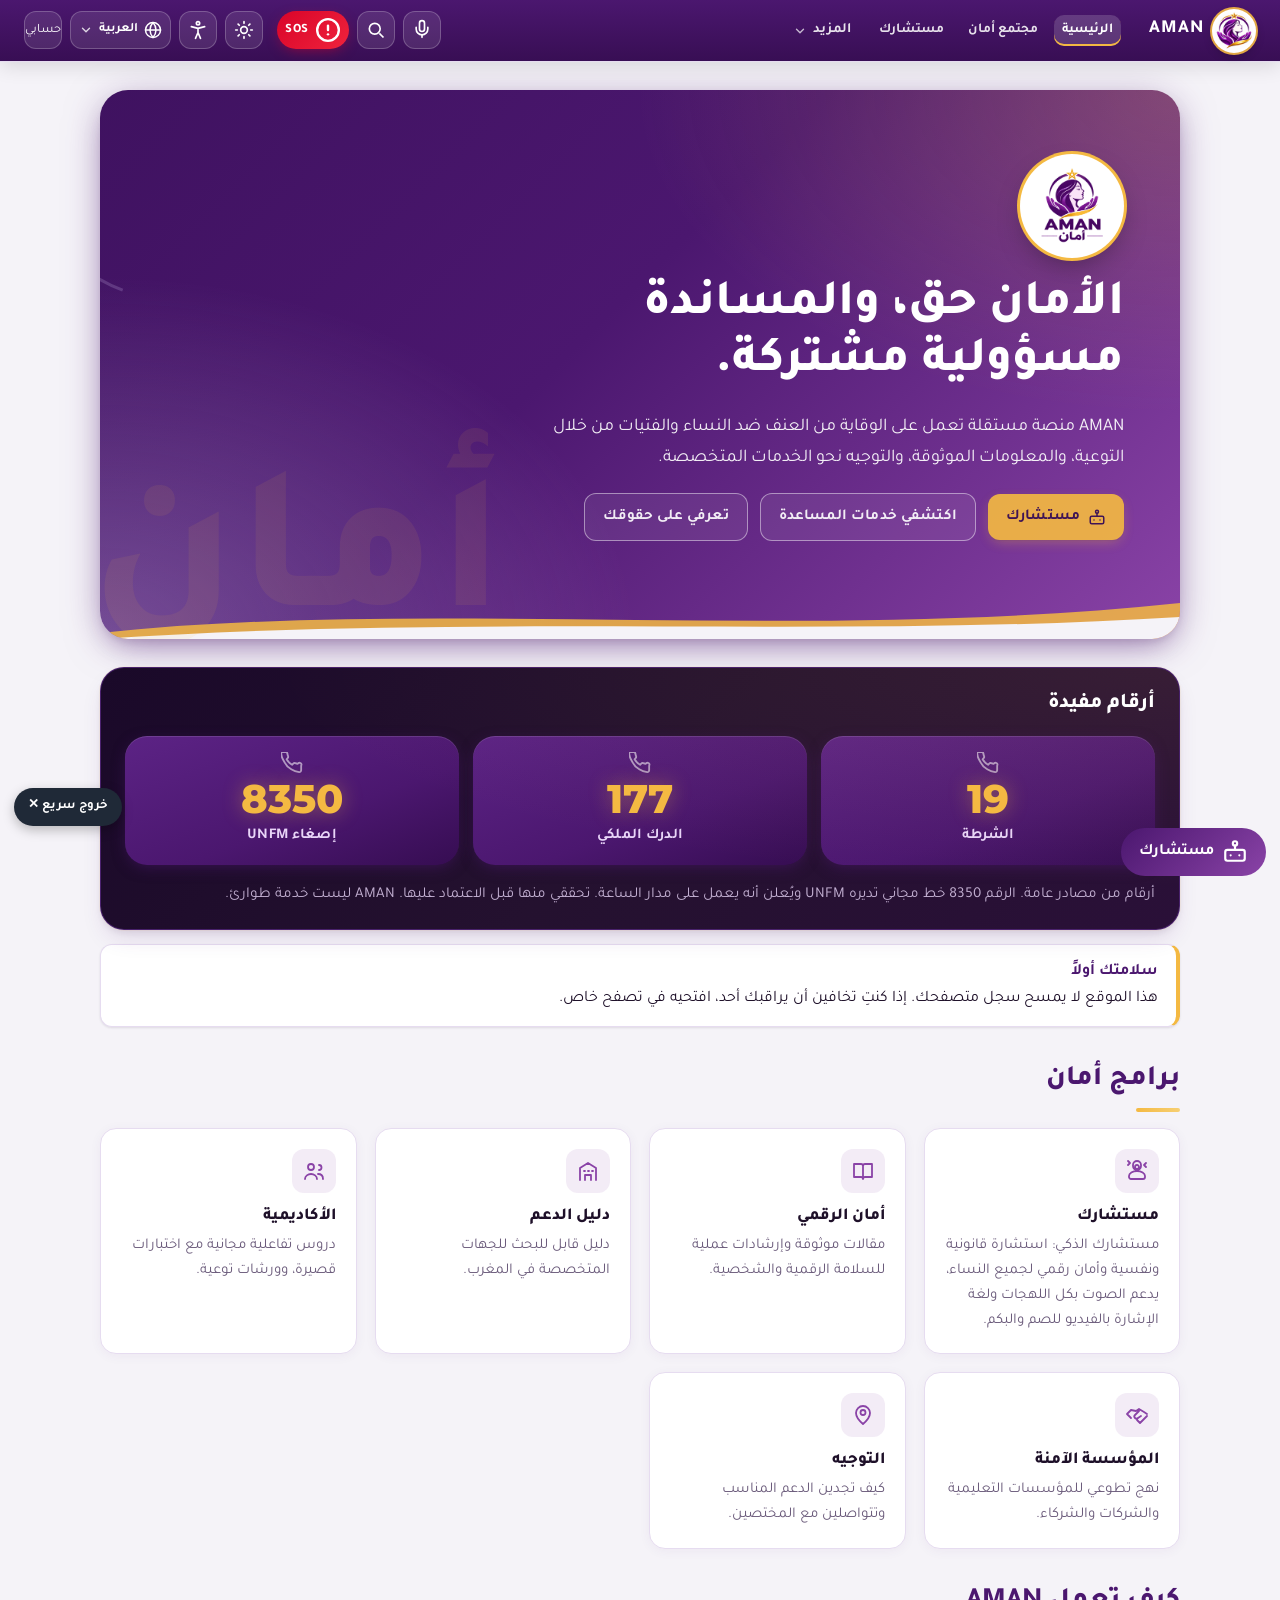
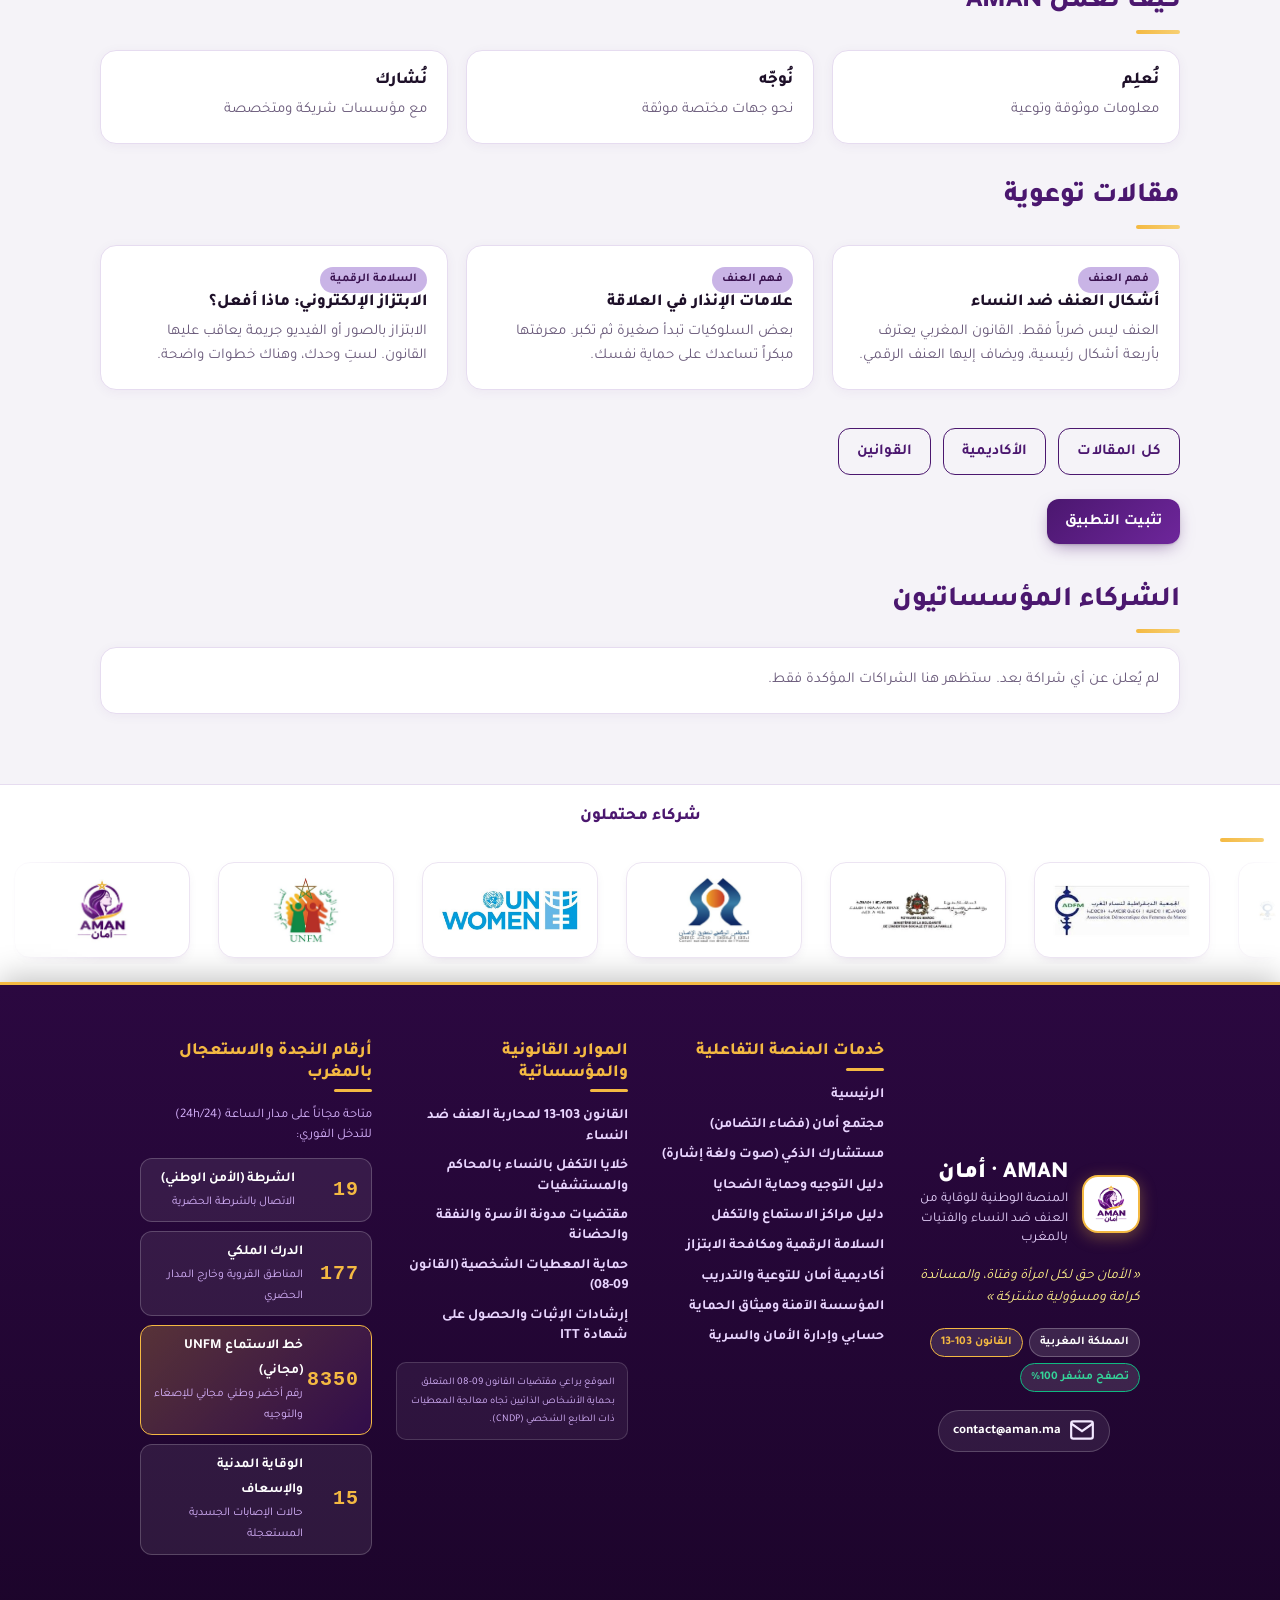
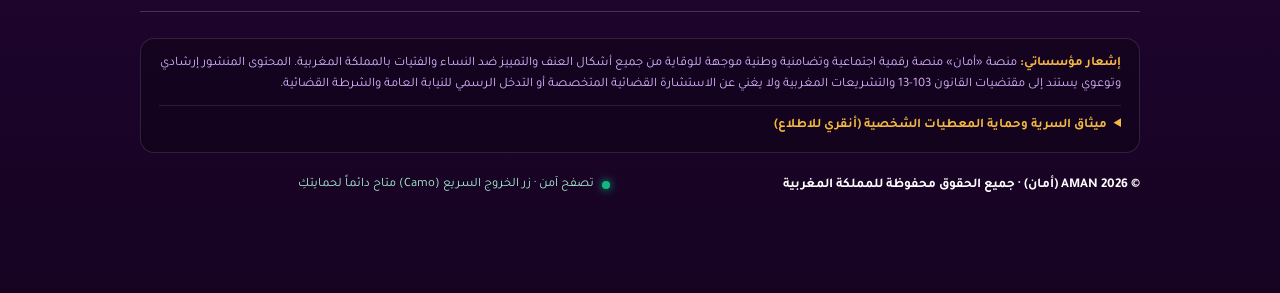
<file: index.html>
<!DOCTYPE html><html lang="ar" dir="rtl"><head><meta charset="utf-8">
<meta name="viewport" content="width=device-width, initial-scale=1, viewport-fit=cover"><title>AMAN – أمان</title><meta name="description" content="AMAN – أمان: منصة مغربية للوقاية من العنف ضد النساء والفتيات. معلومات موثوقة، توجيه نحو خدمات المساندة، مساعد ذكي بالدارجة والعربية والفرنسية. Plateforme marocaine de prévention des violences faites aux femmes.">
<link rel="canonical" href="./">
<meta property="og:type" content="website"><meta property="og:site_name" content="AMAN – أمان"><meta property="og:title" content="AMAN – أمان | الأمان حق، والمساندة مسؤولية مشتركة"><meta property="og:description" content="معلومات موثوقة، توجيه نحو خدمات المساندة، ومساعد ذكي لمواجهة العنف ضد النساء والفتيات في المغرب."><meta property="og:url" content="./"><meta property="og:image" content="icon-512.png"><meta property="og:locale" content="ar_MA"><meta property="og:locale:alternate" content="fr_MA"><meta property="og:locale:alternate" content="en_GB"><meta name="twitter:card" content="summary">
<meta name="theme-color" content="#4B176F"><meta name="apple-mobile-web-app-capable" content="yes"><script>if(location.protocol!=="file:"){var m=document.createElement("link");m.rel="manifest";m.href="manifest.webmanifest";document.head.appendChild(m)}</script><link rel="icon" type="image/png" sizes="192x192" href="icon-192.png"><link rel="apple-touch-icon" id="ai"><meta name="mobile-web-app-capable" content="yes"><meta name="apple-mobile-web-app-title" content="AMAN">
<script>(function(){try{var t=localStorage.getItem("aman-theme");if(t==="dark"||t==="light")document.documentElement.setAttribute("data-theme",t)}catch(e){}})()</script>
<link rel="preconnect" href="https://fonts.googleapis.com"><link rel="preconnect" href="https://fonts.gstatic.com" crossorigin><link rel="preload" as="image" href="logo.png"><link rel="stylesheet" href="app.css"><link rel="stylesheet" href="aman-pro.css?v=42"><style>.aman-eco-bar{display:flex;align-items:center;justify-content:center;gap:8px;flex-wrap:wrap;padding:8px 12px;background:var(--card,#fff);border-bottom:1px solid var(--bd,#e6dcef)}.aman-eco-bar a{padding:6px 12px;border-radius:999px;font-size:.86rem;font-weight:600;text-decoration:none;color:var(--ac,#4B176F);border:1px solid var(--bd,#e0d4eb)}.aman-eco-bar a:hover{background:var(--ac,#4B176F);color:#fff}@media print{html,body{display:none!important}}body.aman-privacy-lock{user-select:none;-webkit-user-select:none}</style><link rel="stylesheet" href="https://fonts.googleapis.com/css2?family=Tajawal:wght@400;500;700;800&family=Montserrat:wght@400;500;600;700&display=swap">

</head><body>
<noscript><p style="padding:16px;text-align:center">يحتاج موقع أمان إلى تفعيل JavaScript. AMAN nécessite JavaScript. AMAN needs JavaScript enabled. — طوارئ / Urgence / Emergency: 19 · 177 · 15 · 8350</p></noscript>
<header><a class="logo" href="#home" aria-label="AMAN"><img class="lc" data-mk alt=""><span>AMAN</span></a><nav class="dn" id="dn" aria-label="Main"></nav><span class="sp"></span><div class="hd-act" id="hd-act"><button type="button" class="btn-sos" onclick="amanOpenSosModal()" aria-label="طوارئ SOS"><svg class="ic" width="16" height="16" viewBox="0 0 24 24" fill="none" stroke="currentColor" stroke-width="2.2" stroke-linecap="round" stroke-linejoin="round"><circle cx="12" cy="12" r="10"/><line x1="12" y1="8" x2="12" y2="12"/><line x1="12" y1="16" x2="12.01" y2="16"/></svg><span>SOS</span></button><button type="button" id="theme-btn" class="theme-btn" onclick="amanToggleTheme()" aria-label="الوضع الليلي"><svg class="ic sun" viewBox="0 0 24 24" fill="none" stroke="currentColor" stroke-width="2" stroke-linecap="round" stroke-linejoin="round" aria-hidden="true"><circle cx="12" cy="12" r="4"/><path d="M12 2v2M12 20v2M4.93 4.93l1.41 1.41M17.66 17.66l1.41 1.41M2 12h2M20 12h2M4.93 19.07l1.41-1.41M17.66 6.34l1.41-1.41"/></svg><svg class="ic moon" viewBox="0 0 24 24" fill="none" stroke="currentColor" stroke-width="2" stroke-linecap="round" stroke-linejoin="round" aria-hidden="true"><path d="M21 12.79A9 9 0 1 1 11.21 3 7 7 0 0 0 21 12.79z"/></svg></button><div class="dd lgm" id="lg"><button type="button" class="dd-b lg-b" id="lg-b" aria-haspopup="true" aria-expanded="false" aria-controls="lg-m" aria-label="Language"><svg class="ic" width="18" height="18" viewBox="0 0 24 24" fill="none" stroke="currentColor" stroke-width="2" stroke-linecap="round" stroke-linejoin="round" aria-hidden="true"><circle cx="12" cy="12" r="10"/><path d="M2 12h20M12 2a15.3 15.3 0 0 1 4 10 15.3 15.3 0 0 1-4 10 15.3 15.3 0 0 1-4-10 15.3 15.3 0 0 1 4-10z"/></svg><span class="lg-full">العربية</span><span class="lg-code">AR</span><svg class="ic dd-chev" width="14" height="14" viewBox="0 0 24 24" fill="none" stroke="currentColor" stroke-width="2.4" stroke-linecap="round" stroke-linejoin="round" aria-hidden="true"><path d="m6 9 6 6 6-6"/></svg></button><div class="dd-m" id="lg-m" role="menu"><button type="button" role="menuitemradio" data-l="0" lang="ar" dir="rtl"><span>العربية</span><small>AR</small></button><button type="button" role="menuitemradio" data-l="1" lang="fr" dir="ltr"><span>Français</span><small>FR</small></button><button type="button" role="menuitemradio" data-l="2" lang="en" dir="ltr"><span>English</span><small>EN</small></button></div></div><a class="hd-acc" id="hd-acc" href="#account"><svg class="ic" width="20" height="20" viewBox="0 0 24 24" fill="none" stroke="currentColor" stroke-width="2" stroke-linecap="round" stroke-linejoin="round" aria-hidden="true"><path d="M20 21v-2a4 4 0 0 0-4-4H8a4 4 0 0 0-4 4v2"/><circle cx="12" cy="7" r="4"/></svg></a><button class="bg" onclick="drw(1)" id="mb" aria-label="القائمة"><svg class="ic" width="22" height="22" viewBox="0 0 24 24" fill="none" stroke="currentColor" stroke-width="2" stroke-linecap="round" stroke-linejoin="round"><line x1="4" y1="12" x2="20" y2="12"/><line x1="4" y1="6" x2="20" y2="6"/><line x1="4" y1="18" x2="20" y2="18"/></svg></button></div></header>
<div id="drw"><button class="btn d" onclick="drw(0)" aria-label="إغلاق"><svg class="ic" width="20" height="20" viewBox="0 0 24 24" fill="none" stroke="currentColor" stroke-width="2" stroke-linecap="round" stroke-linejoin="round"><line x1="18" y1="6" x2="6" y2="18"/><line x1="6" y1="6" x2="18" y2="18"/></svg></button><div id="dl"></div></div>
<main id="m"></main><nav class="bn" id="bn"></nav>
<section id="prt" aria-labelledby="prtT"><h2 id="prtT"></h2><div class="prt-v"><div class="prt-t" id="prtL"></div></div></section>
<footer><div id="ft"></div></footer>

<script src="content.js"></script>
<script src="app-core.js"></script>
<script src="app-ai.js"></script>
<script src="app-speech.js"></script>
<script>if('serviceWorker' in navigator && location.protocol!=='file:'){window.addEventListener('load',()=>navigator.serviceWorker.register('sw.js').then(r=>{r&&r.update&&r.update()}).catch(()=>{}));}</script>
<link rel="stylesheet" href="search.css">
<script src="search.js"></script>
<link rel="stylesheet" href="community.css">
<script src="community.js"></script>
<link rel="stylesheet" href="protect.css">
<link rel="stylesheet" href="select.css">
<script src="select.js" defer></script>
<script src="protect.js"></script>
<script src="app-extra.js"></script>
<script src="app-voice.js"></script>
<script src="app-ecosystem.js?v=46"></script>
<script src="app-girls.js?v=46"></script>
</body></html>
</file>
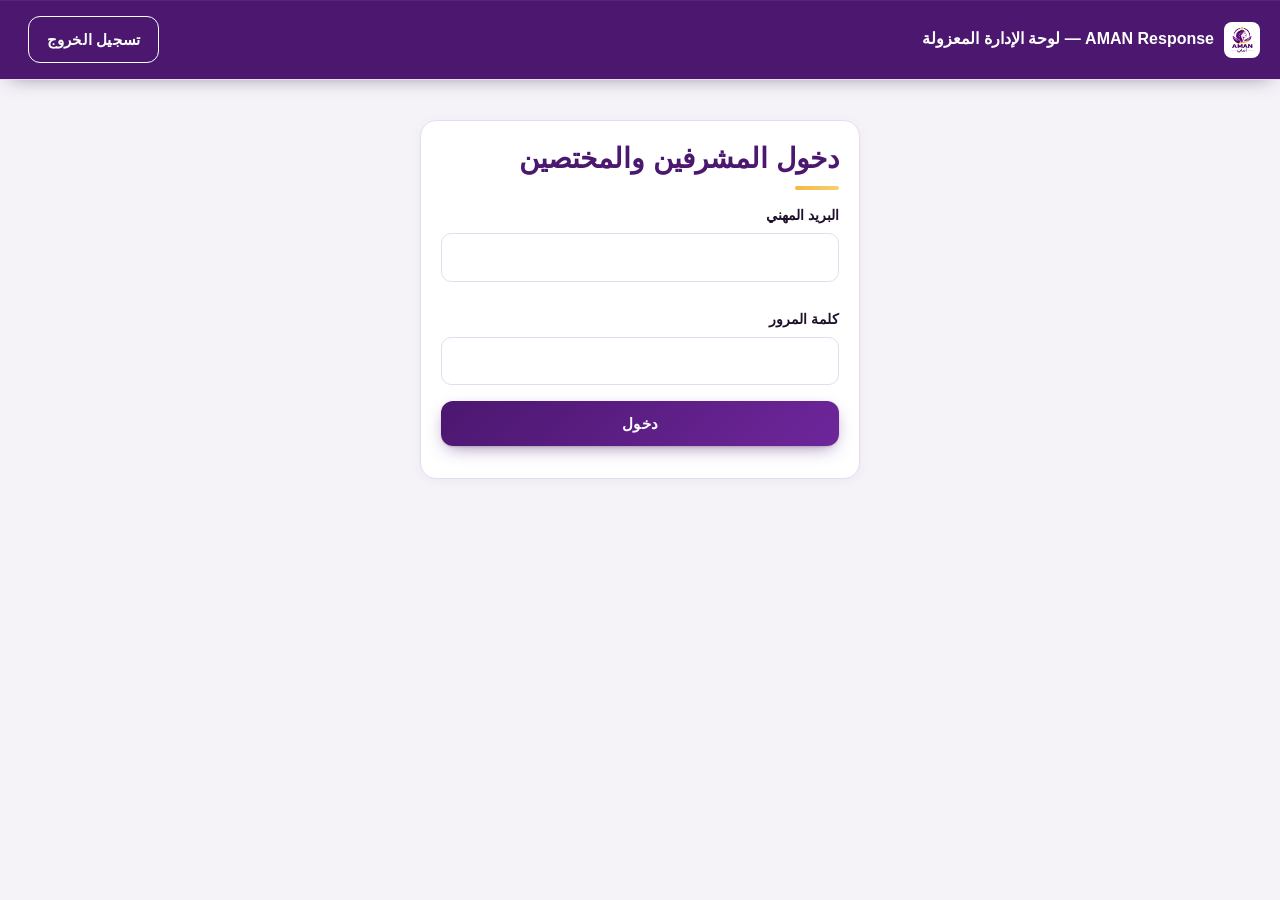
<file: admin.html>
<!DOCTYPE html>
<html lang="ar" dir="rtl">
<head>
  <meta charset="utf-8">
  <meta name="viewport" content="width=device-width, initial-scale=1">
  <title>AMAN Response — لوحة الإدارة والتدخل المهني</title>
  <link rel="stylesheet" href="app.css">
  <link rel="stylesheet" href="aman-pro.css?v=43">
</head>
<body>
  <header style="display:flex;align-items:center;justify-content:space-between;padding:12px 20px;background:#4B176F;color:#fff">
    <div style="display:flex;align-items:center;gap:10px">
      <img src="logo.png" alt="AMAN" style="width:36px;height:36px;object-fit:contain;background:#fff;border-radius:8px;padding:2px">
      <strong>AMAN Response — لوحة الإدارة المعزولة</strong>
    </div>
    <button type="button" class="btn o" style="color:#fff;border-color:#fff" onclick="adminLogout()">تسجيل الخروج</button>
  </header>

  <main class="wrap" style="max-width:1080px;margin:24px auto;padding:0 16px">
    <section id="login-box" class="card" style="max-width:440px;margin:40px auto">
      <h2 style="margin-top:0">دخول المشرفين والمختصين</h2>
      <form onsubmit="return adminLogin(event)">
        <label>البريد المهني</label>
        <input type="email" name="email" required style="width:100%;padding:10px;margin-bottom:12px">
        <label>كلمة المرور</label>
        <input type="password" name="password" required style="width:100%;padding:10px;margin-bottom:12px">
        <button type="submit" class="btn d" style="width:100%">دخول</button>
        <p id="login-err" style="color:#b91c1c;margin-top:8px"></p>
      </form>
    </section>

    <section id="dash-box" style="display:none">
      <div id="stats-row" class="card" style="margin-bottom:16px"></div>
      <div class="card" style="margin-bottom:16px">
        <div style="display:flex;justify-content:space-between;align-items:center;flex-wrap:wrap;gap:8px">
          <h2 style="margin:0">الطلبات والتبليغات الواردة</h2>
          <button type="button" class="btn o" onclick="loadDashboard()">تحديث</button>
        </div>
        <div id="cases-list" style="margin-top:12px"></div>
      </div>
    </section>
  </main>

  <script>
    function getToken() { return localStorage.getItem('aman_admin_token'); }

    async function adminLogin(e) {
      e.preventDefault();
      const errEl = document.getElementById('login-err');
      errEl.textContent = '';
      try {
        const res = await fetch('/api/auth/login', {
          method: 'POST',
          headers: { 'Content-Type': 'application/json' },
          body: JSON.stringify({ email: e.target.email.value, password: e.target.password.value })
        });
        const data = await res.json();
        if (!res.ok) throw new Error(data.error || 'فشل تسجيل الدخول');
        localStorage.setItem('aman_admin_token', data.token);
        showDash();
      } catch (err) {
        errEl.textContent = err.message;
      }
      return false;
    }

    function adminLogout() {
      localStorage.removeItem('aman_admin_token');
      location.reload();
    }

    async function updateStatus(caseId, status) {
      await fetch(`/api/cases/${encodeURIComponent(caseId)}/status`, {
        method: 'PATCH',
        headers: { 'Content-Type': 'application/json', Authorization: 'Bearer ' + getToken() },
        body: JSON.stringify({ status })
      });
      loadDashboard();
    }

    async function loadDashboard() {
      const token = getToken();
      if (!token) return;
      const [casesRes, statsRes] = await Promise.all([
        fetch('/api/cases', { headers: { Authorization: 'Bearer ' + token } }),
        fetch('/api/analytics', { headers: { Authorization: 'Bearer ' + token } })
      ]);

      if (statsRes.ok) {
        const s = (await statsRes.json()).stats;
        document.getElementById('stats-row').innerHTML = `
          <strong>الإحصائيات المجمعة:</strong>
          إجمالي الطلبات: <b>${s.totalRequests}</b> ·
          جديدة: <b>${s.newRequests}</b> ·
          مستعجلة: <b>${s.urgentRequests}</b> ·
          معالجة: <b>${s.resolvedCases}</b> ·
          إحالات: <b>${s.totalReferrals}</b>
        `;
      }

      if (casesRes.ok) {
        const cases = (await casesRes.json()).cases;
        document.getElementById('cases-list').innerHTML = cases.length
          ? cases.map(c => `
            <div class="card" style="margin-top:10px">
              <div style="display:flex;justify-content:space-between;flex-wrap:wrap;gap:8px">
                <strong>${c.reference_code}</strong>
                <span><span class="tag">${c.beneficiary_group}</span> <span class="tag">${c.urgency}</span> <span class="tag">${c.status}</span></span>
              </div>
              <p style="margin:6px 0">${c.category} — ${c.city || 'غير محدد'}</p>
              <p style="margin:6px 0;font-size:.92rem">${c.description || ''}</p>
              <div style="display:flex;gap:6px;flex-wrap:wrap;margin-top:8px">
                <button type="button" class="btn o" onclick="updateStatus('${c.id}','INITIAL_REVIEW')">مراجعة أولية</button>
                <button type="button" class="btn o" onclick="updateStatus('${c.id}','HUMAN_ASSESSMENT')">تقييم بشري</button>
                <button type="button" class="btn o" onclick="updateStatus('${c.id}','FOLLOW_UP')">متابعة</button>
                <button type="button" class="btn d" onclick="updateStatus('${c.id}','RESOLVED')">تم الحل</button>
              </div>
            </div>`).join('')
          : '<p>لا توجد طلبات مسجلة حالياً.</p>';
      }
    }

    function showDash() {
      document.getElementById('login-box').style.display = 'none';
      document.getElementById('dash-box').style.display = 'block';
      loadDashboard();
    }

    if (getToken()) showDash();
  </script>
</body>
</html>
</file>
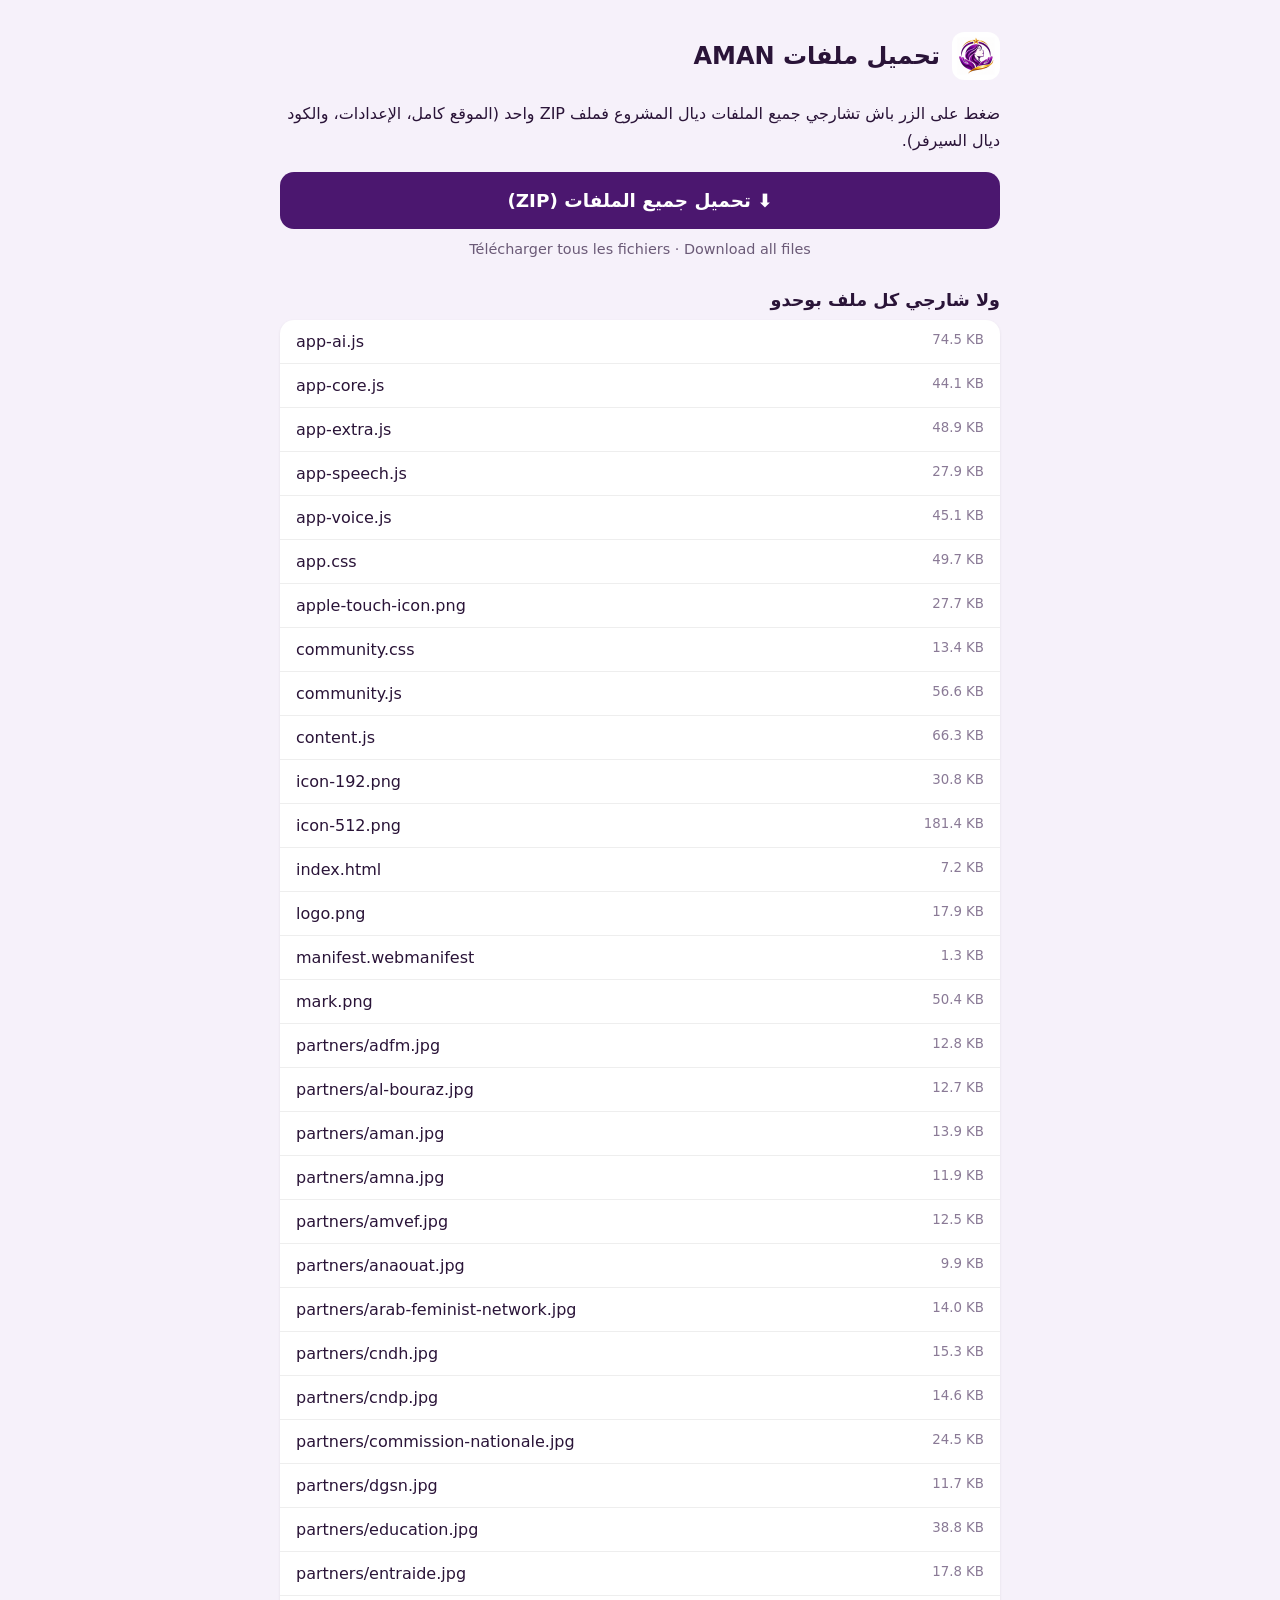
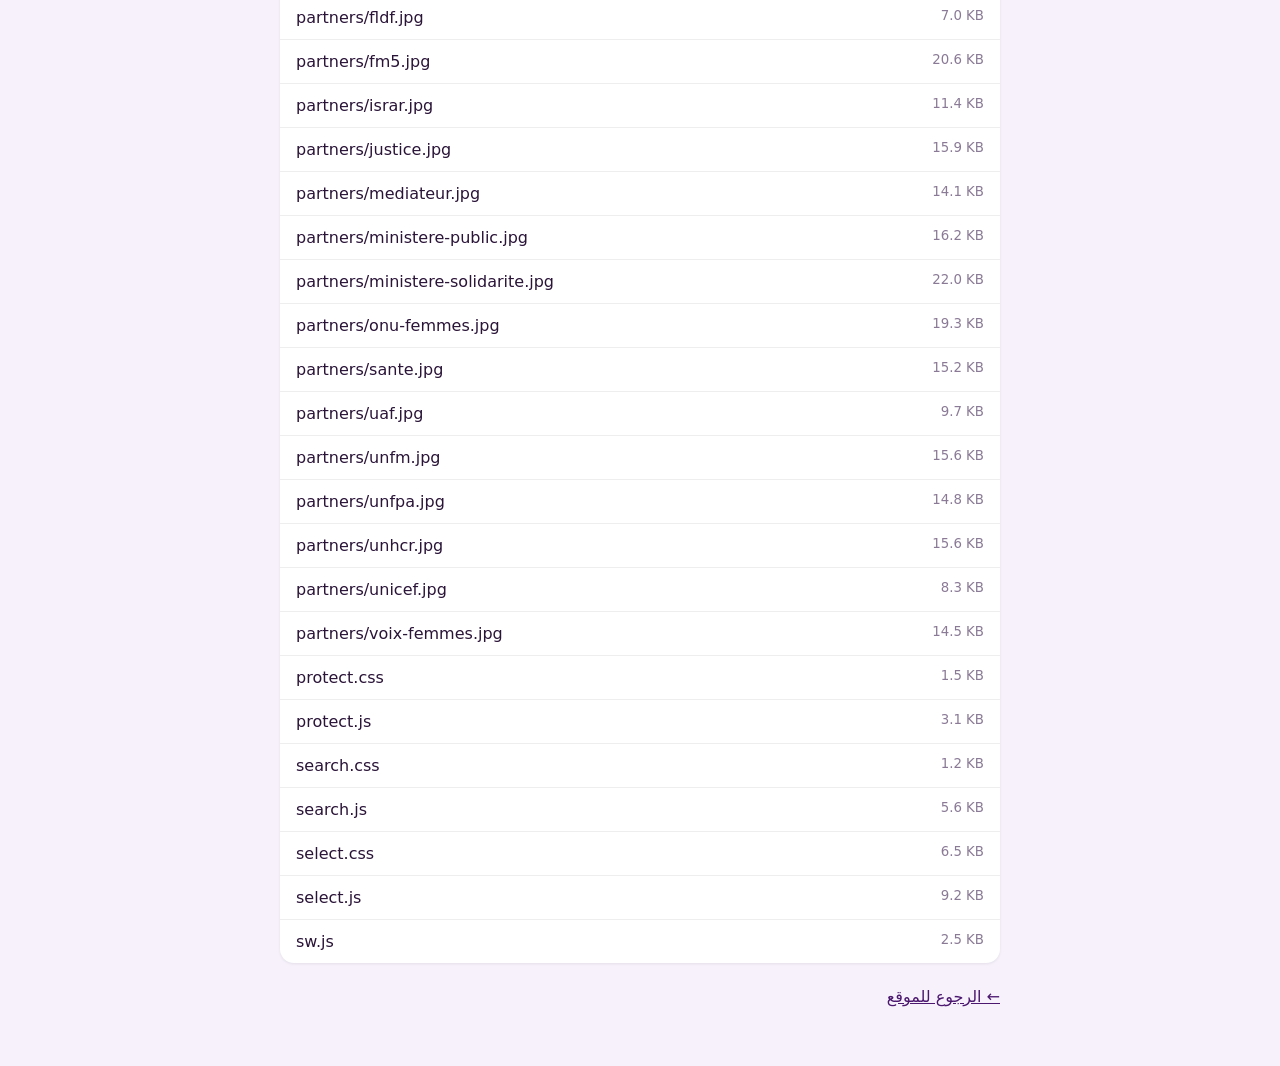
<file: download.html>
<!DOCTYPE html><html lang="ar" dir="rtl"><head><meta charset="utf-8"><meta name="viewport" content="width=device-width, initial-scale=1"><meta name="robots" content="noindex"><title>تحميل الملفات – AMAN</title><link rel="icon" type="image/png" href="/icon-192.png"><style>
body{margin:0;font-family:system-ui,-apple-system,"Segoe UI",Tahoma,sans-serif;background:#f6f1fa;color:#2a1438}
main{max-width:720px;margin:0 auto;padding:32px 18px 60px}
header{display:flex;align-items:center;gap:12px;margin-bottom:20px}header img{width:48px;height:48px;border-radius:12px}
h1{font-size:1.5rem;margin:0}p{line-height:1.7}
.big{display:block;text-align:center;background:#4B176F;color:#fff;text-decoration:none;font-weight:700;font-size:1.15rem;padding:18px;border-radius:14px;margin:18px 0 8px}
.big:hover{background:#3a1157}.note{font-size:.9rem;color:#6b5a77;text-align:center;margin:0 0 28px}
h2{font-size:1.1rem;margin:28px 0 10px}ul{list-style:none;padding:0;margin:0;background:#fff;border-radius:14px;overflow:hidden;box-shadow:0 1px 3px rgba(0,0,0,.08)}
li a{display:flex;justify-content:space-between;gap:12px;padding:12px 16px;color:#2a1438;text-decoration:none;border-bottom:1px solid #eee;direction:ltr}
li:last-child a{border-bottom:0}li a:hover{background:#f3eaf9}small{color:#8a7a96;white-space:nowrap}
.back{display:inline-block;margin-top:24px;color:#4B176F}
</style></head><body><main>
<header><img src="/icon-192.png" alt=""><h1>تحميل ملفات AMAN</h1></header>
<p>ضغط على الزر باش تشارجي جميع الملفات ديال المشروع فملف ZIP واحد (الموقع كامل، الإعدادات، والكود ديال السيرفر).</p>
<a class="big" href="/aman-all-files.zip" download="aman-all-files.zip">⬇ تحميل جميع الملفات (ZIP)</a>
<p class="note">Télécharger tous les fichiers · Download all files</p>
<h2>ولا شارجي كل ملف بوحدو</h2>
<ul>
<li><a href="/app-ai.js" download="app-ai.js"><span>app-ai.js</span><small>74.5 KB</small></a></li>
<li><a href="/app-core.js" download="app-core.js"><span>app-core.js</span><small>44.1 KB</small></a></li>
<li><a href="/app-extra.js" download="app-extra.js"><span>app-extra.js</span><small>48.9 KB</small></a></li>
<li><a href="/app-speech.js" download="app-speech.js"><span>app-speech.js</span><small>27.9 KB</small></a></li>
<li><a href="/app-voice.js" download="app-voice.js"><span>app-voice.js</span><small>45.1 KB</small></a></li>
<li><a href="/app.css" download="app.css"><span>app.css</span><small>49.7 KB</small></a></li>
<li><a href="/apple-touch-icon.png" download="apple-touch-icon.png"><span>apple-touch-icon.png</span><small>27.7 KB</small></a></li>
<li><a href="/community.css" download="community.css"><span>community.css</span><small>13.4 KB</small></a></li>
<li><a href="/community.js" download="community.js"><span>community.js</span><small>56.6 KB</small></a></li>
<li><a href="/content.js" download="content.js"><span>content.js</span><small>66.3 KB</small></a></li>
<li><a href="/icon-192.png" download="icon-192.png"><span>icon-192.png</span><small>30.8 KB</small></a></li>
<li><a href="/icon-512.png" download="icon-512.png"><span>icon-512.png</span><small>181.4 KB</small></a></li>
<li><a href="/index.html" download="index.html"><span>index.html</span><small>7.2 KB</small></a></li>
<li><a href="/logo.png" download="logo.png"><span>logo.png</span><small>17.9 KB</small></a></li>
<li><a href="/manifest.webmanifest" download="manifest.webmanifest"><span>manifest.webmanifest</span><small>1.3 KB</small></a></li>
<li><a href="/mark.png" download="mark.png"><span>mark.png</span><small>50.4 KB</small></a></li>
<li><a href="/partners/adfm.jpg" download="adfm.jpg"><span>partners/adfm.jpg</span><small>12.8 KB</small></a></li>
<li><a href="/partners/al-bouraz.jpg" download="al-bouraz.jpg"><span>partners/al-bouraz.jpg</span><small>12.7 KB</small></a></li>
<li><a href="/partners/aman.jpg" download="aman.jpg"><span>partners/aman.jpg</span><small>13.9 KB</small></a></li>
<li><a href="/partners/amna.jpg" download="amna.jpg"><span>partners/amna.jpg</span><small>11.9 KB</small></a></li>
<li><a href="/partners/amvef.jpg" download="amvef.jpg"><span>partners/amvef.jpg</span><small>12.5 KB</small></a></li>
<li><a href="/partners/anaouat.jpg" download="anaouat.jpg"><span>partners/anaouat.jpg</span><small>9.9 KB</small></a></li>
<li><a href="/partners/arab-feminist-network.jpg" download="arab-feminist-network.jpg"><span>partners/arab-feminist-network.jpg</span><small>14.0 KB</small></a></li>
<li><a href="/partners/cndh.jpg" download="cndh.jpg"><span>partners/cndh.jpg</span><small>15.3 KB</small></a></li>
<li><a href="/partners/cndp.jpg" download="cndp.jpg"><span>partners/cndp.jpg</span><small>14.6 KB</small></a></li>
<li><a href="/partners/commission-nationale.jpg" download="commission-nationale.jpg"><span>partners/commission-nationale.jpg</span><small>24.5 KB</small></a></li>
<li><a href="/partners/dgsn.jpg" download="dgsn.jpg"><span>partners/dgsn.jpg</span><small>11.7 KB</small></a></li>
<li><a href="/partners/education.jpg" download="education.jpg"><span>partners/education.jpg</span><small>38.8 KB</small></a></li>
<li><a href="/partners/entraide.jpg" download="entraide.jpg"><span>partners/entraide.jpg</span><small>17.8 KB</small></a></li>
<li><a href="/partners/fldf.jpg" download="fldf.jpg"><span>partners/fldf.jpg</span><small>7.0 KB</small></a></li>
<li><a href="/partners/fm5.jpg" download="fm5.jpg"><span>partners/fm5.jpg</span><small>20.6 KB</small></a></li>
<li><a href="/partners/israr.jpg" download="israr.jpg"><span>partners/israr.jpg</span><small>11.4 KB</small></a></li>
<li><a href="/partners/justice.jpg" download="justice.jpg"><span>partners/justice.jpg</span><small>15.9 KB</small></a></li>
<li><a href="/partners/mediateur.jpg" download="mediateur.jpg"><span>partners/mediateur.jpg</span><small>14.1 KB</small></a></li>
<li><a href="/partners/ministere-public.jpg" download="ministere-public.jpg"><span>partners/ministere-public.jpg</span><small>16.2 KB</small></a></li>
<li><a href="/partners/ministere-solidarite.jpg" download="ministere-solidarite.jpg"><span>partners/ministere-solidarite.jpg</span><small>22.0 KB</small></a></li>
<li><a href="/partners/onu-femmes.jpg" download="onu-femmes.jpg"><span>partners/onu-femmes.jpg</span><small>19.3 KB</small></a></li>
<li><a href="/partners/sante.jpg" download="sante.jpg"><span>partners/sante.jpg</span><small>15.2 KB</small></a></li>
<li><a href="/partners/uaf.jpg" download="uaf.jpg"><span>partners/uaf.jpg</span><small>9.7 KB</small></a></li>
<li><a href="/partners/unfm.jpg" download="unfm.jpg"><span>partners/unfm.jpg</span><small>15.6 KB</small></a></li>
<li><a href="/partners/unfpa.jpg" download="unfpa.jpg"><span>partners/unfpa.jpg</span><small>14.8 KB</small></a></li>
<li><a href="/partners/unhcr.jpg" download="unhcr.jpg"><span>partners/unhcr.jpg</span><small>15.6 KB</small></a></li>
<li><a href="/partners/unicef.jpg" download="unicef.jpg"><span>partners/unicef.jpg</span><small>8.3 KB</small></a></li>
<li><a href="/partners/voix-femmes.jpg" download="voix-femmes.jpg"><span>partners/voix-femmes.jpg</span><small>14.5 KB</small></a></li>
<li><a href="/protect.css" download="protect.css"><span>protect.css</span><small>1.5 KB</small></a></li>
<li><a href="/protect.js" download="protect.js"><span>protect.js</span><small>3.1 KB</small></a></li>
<li><a href="/search.css" download="search.css"><span>search.css</span><small>1.2 KB</small></a></li>
<li><a href="/search.js" download="search.js"><span>search.js</span><small>5.6 KB</small></a></li>
<li><a href="/select.css" download="select.css"><span>select.css</span><small>6.5 KB</small></a></li>
<li><a href="/select.js" download="select.js"><span>select.js</span><small>9.2 KB</small></a></li>
<li><a href="/sw.js" download="sw.js"><span>sw.js</span><small>2.5 KB</small></a></li>
</ul>
<a class="back" href="/">← الرجوع للموقع</a>
</main></body></html>
</file>
<file: app.css>
#aman-camou-screen{display:none;position:fixed;inset:0;background:#f8fafc;z-index:99999;padding:24px;color:#1e293b;font-family:system-ui,-apple-system,sans-serif;overflow-y:auto}.camo-card{max-width:540px;margin:30px auto;background:#fff;border-radius:18px;padding:24px;box-shadow:0 10px 30px rgba(0,0,0,.08);border:1px solid #e2e8f0}.camo-btn{width:100%;padding:10px;background:#0284c7;color:#fff;border:none;border-radius:10px;font-weight:700;cursor:pointer}.sos-head{display:flex;justify-content:space-between;align-items:center;margin-bottom:14px;border-bottom:2px solid #ef233c;padding-bottom:10px}.sos-x{padding:6px 10px;border-radius:10px}.sos-call-ic{color:var(--red)}.sos-call-go{color:var(--mu);margin-top:4px}.sos-box{background:var(--bg);border:1px solid var(--bd);border-radius:14px;padding:12px;margin-bottom:14px}.sos-box-t{display:flex;gap:6px;align-items:center;margin-bottom:8px;color:var(--ac);font-size:.9rem}.sos-trusted{display:flex;flex-direction:column;gap:4px;margin-bottom:10px}.sos-trusted input{flex:1;padding:8px;border:1px solid var(--bd);border-radius:10px;font:inherit}#aman-ai-fab{position:fixed;z-index:25;bottom:84px;inset-inline-start:14px;background:linear-gradient(135deg,var(--p),var(--s));color:#fff;border-radius:999px;padding:10px 18px;text-decoration:none;font-weight:700;display:flex;align-items:center;gap:8px}
:root{--p:#4B176F;--s:#8A43A7;--l:#C9B4E6;--g:#F4B942;--bg:#F5F3F8;--tx:#1E1029;--card:#fff;--mu:#6B5B7B;--bd:#E6DCF0;--ac:#4B176F;--ic:#8A43A7;--red:#c8102e;--ok:#047857;box-sizing:border-box;padding-top:env(safe-area-inset-top,0px);padding-bottom:env(safe-area-inset-bottom,0px)}
@media(prefers-color-scheme:dark){:root:not([data-theme="light"]){--bg:#120919;--tx:#F8F4FC;--card:#1D1027;--mu:#BCAECB;--bd:#38204A;--ac:#C9B4E6;--ic:#B98AD0;--red:#ff6b7d;--ok:#34d399}}
:root[data-theme="dark"],html.is-dark{--bg:#120919;--tx:#F8F4FC;--card:#1D1027;--mu:#BCAECB;--bd:#38204A;--ac:#C9B4E6;--ic:#B98AD0;--red:#ff6b7d;--ok:#34d399}
html.is-dark:not(.a11y-dark):not(.a11y-contrast) .btn.d,html.is-dark:not(.a11y-dark):not(.a11y-contrast) .ai-send,html.is-dark:not(.a11y-dark):not(.a11y-contrast) .ai-cat-btn.on,html.is-dark:not(.a11y-dark):not(.a11y-contrast) .ai-icon-btn.on,html.is-dark:not(.a11y-dark):not(.a11y-contrast) .ai-icon-btn:hover,html.is-dark:not(.a11y-dark):not(.a11y-contrast) .ai-msg.user .ai-msg-bubble,html.is-dark:not(.a11y-dark):not(.a11y-contrast) .a11y-voice-ic,html.is-dark:not(.a11y-dark):not(.a11y-contrast) .ai-voice-ic{background:#7B3A9B;border-color:#7B3A9B;color:#fff}html.is-dark:not(.a11y-dark):not(.a11y-contrast) header{border-bottom:1px solid var(--bd)}.theme-btn{width:36px;height:36px;flex-shrink:0;border-radius:50%;display:inline-flex;align-items:center;justify-content:center;background:rgba(255,255,255,.14);color:#fff;border:1px solid rgba(255,255,255,.4);cursor:pointer;padding:0}.theme-btn:hover{background:rgba(255,255,255,.26)}.theme-btn .ic{margin:0;width:20px;height:20px;color:inherit}.theme-btn .moon{display:none}html.is-dark .theme-btn .sun{display:none}html.is-dark .theme-btn .moon{display:block}@media(max-width:480px){.theme-btn{width:32px;height:32px}}@media(max-width:400px){header{gap:6px;padding:8px 10px}.logo span{display:none}#lg{max-width:86px}}
html{scroll-padding-top:env(safe-area-inset-top,0px)}*,*::before,*::after{box-sizing:inherit}
body{margin:0;background:var(--bg);color:var(--tx);font:400 16px/1.7 Montserrat,Tajawal,sans-serif;padding-bottom:70px}
body::before{content:"";position:fixed;inset:0 0 auto;height:env(safe-area-inset-top,0px);background:var(--p);z-index:30}
html[lang=ar] body{font-family:Tajawal,Montserrat,sans-serif}
a{color:var(--ac)}h1,h2,h3{line-height:1.25;margin:0 0 .5em}h2{font-size:1.6rem;color:var(--ac)}
header{position:sticky;top:env(safe-area-inset-top,0px);z-index:20;background:var(--p);color:#fff;display:flex;align-items:center;gap:10px;padding:10px 16px}
.logo{display:flex;align-items:center;gap:8px;color:#fff;text-decoration:none;font-weight:800;font-size:1.2rem}
.lc{height:46px;width:auto;background:#fff;border-radius:12px;padding:2px 8px}.hl{display:block;height:120px;width:auto;background:#fff;border-radius:16px;padding:6px 14px;margin-bottom:18px;position:relative}.bt{display:grid;gap:12px;grid-template-columns:repeat(auto-fit,minmax(150px,1fr));margin-bottom:24px}.bt div{border-radius:16px;padding:16px;text-align:center;border:1px solid var(--bd)}.bt img{height:90px}.sp{flex:1}
select,input,textarea,button{font:inherit}
select{border-radius:8px;border:1px solid var(--l);padding:4px 8px;background:#fff;color:#24112f}
.dn{display:none;gap:4px}.dn a{color:#fff;text-decoration:none;padding:6px 8px;border-radius:8px;font-size:.9rem}.dn a.on,.dn a:hover{background:rgba(255,255,255,.18)}
@media(min-width:960px){.dn{display:flex}.bn,.bg{display:none!important}body{padding-bottom:0}}
.bn{position:fixed;bottom:0;inset-inline:0;background:var(--card);border-top:1px solid var(--bd);display:flex;z-index:20;padding-bottom:env(safe-area-inset-bottom,0px)}
.bn a,.bn button{flex:1;text-align:center;padding:8px 2px;font-size:.72rem;color:var(--mu);text-decoration:none;background:none;border:0;cursor:pointer}.bn .on{color:var(--ac);font-weight:700}.bn a,.bn button{min-width:0;display:flex;flex-direction:column;align-items:center;gap:2px}.bn span{display:block;max-width:100%;overflow:hidden;text-overflow:ellipsis;white-space:nowrap;line-height:1.3}.bn .ic{width:22px;height:22px;margin:0}.bn a,.bn button{font-size:.78rem;padding:8px 4px}
.bg{background:none;border:1px solid var(--l);color:#fff;border-radius:8px;padding:4px 10px;cursor:pointer}
#drw{display:none;position:fixed;inset:0;background:var(--bg);z-index:40;padding:20px;overflow:auto}#drw a{display:block;padding:12px 0;border-bottom:1px solid var(--bd);text-decoration:none;font-weight:600}
main{max-width:1000px;margin:0 auto;padding:20px 16px}
.hero{background:linear-gradient(135deg,var(--p),var(--s));color:#fff;border-radius:24px;padding:40px 24px;position:relative;overflow:hidden;margin-bottom:28px}
.hero::after{content:"أمان";position:absolute;inset-inline-end:-10px;bottom:-40px;font:800 11rem/1 Tajawal;color:var(--g);opacity:.18;pointer-events:none}
.hero h1{font-size:clamp(1.9rem,6vw,3rem);font-weight:800;max-width:14em;position:relative}.hero p{max-width:34em;opacity:.95;position:relative}
.btn{display:inline-block;border:0;border-radius:999px;padding:11px 20px;font-weight:700;cursor:pointer;text-decoration:none;background:var(--g);color:#3a1250;margin:4px 4px 4px 0;margin-inline:0 8px}
.btn.o{background:transparent;color:var(--ac);border:2px solid var(--ac)}.hero .btn.o,.a11y-hero .btn.o,.voice-sheet .btn.o{color:#fff;border-color:var(--l)}.btn.d{background:var(--p);color:#fff}
.grid{display:grid;gap:14px;grid-template-columns:repeat(auto-fit,minmax(230px,1fr));margin:14px 0 32px}
.card{background:var(--card);border:1px solid var(--bd);border-radius:18px;padding:18px;box-shadow:0 2px 10px rgba(75,23,111,.07)}
.card h3{color:var(--ac);font-size:1.1rem}.card p{margin:0;color:var(--mu)}
.tag{display:inline-block;font-size:.75rem;padding:2px 10px;border-radius:99px;background:var(--l);color:#3a1250;margin-inline-end:6px}.tag.w{background:var(--g)}
.note{border-inline-start:5px solid var(--g);background:var(--card);padding:12px 16px;border-radius:12px;margin:14px 0}
.em{border:2px solid var(--p);border-radius:16px;padding:14px 18px;background:var(--card);margin:14px 0}
.bar{display:flex;gap:8px;flex-wrap:wrap;margin:12px 0}.bar input,.bar select{flex:1;min-width:140px;padding:9px 12px;border-radius:12px;border:1px solid var(--bd);background:var(--card);color:var(--tx)}
label{display:block;margin:10px 0 2px;font-weight:600;font-size:.92rem}
form input:not([type=checkbox]),form textarea,form select{width:100%;padding:10px 12px;border-radius:12px;border:1px solid var(--bd);background:var(--card);color:var(--tx)}
.ic{width:26px;height:26px;display:block;margin:0 auto 2px}.card .ic{margin:0 0 8px;color:var(--ic)}.lk{background:none;border:0;color:var(--ac);font:inherit;font-weight:600;cursor:pointer;padding:0}.wv{position:absolute;inset-inline:0;bottom:0;width:100%;height:46px;pointer-events:none}.qx{position:fixed;inset-inline-start:12px;bottom:calc(78px + env(safe-area-inset-bottom,0px));z-index:35;background:var(--g);color:#3a1250;border:0;border-radius:999px;padding:8px 14px;font-weight:800;box-shadow:0 2px 10px rgba(0,0,0,.3);cursor:pointer}@media(min-width:960px){.qx{bottom:20px}}.hp{position:absolute!important;left:-9999px}.ms{margin-top:10px;font-weight:600}
table{width:100%;border-collapse:collapse;font-size:.9rem}td,th{padding:8px;border-bottom:1px solid var(--bd);text-align:start}.sc{overflow-x:auto}
footer{background:var(--p);color:#e9dcf3;padding:28px 16px;font-size:.85rem;margin-top:30px}footer div{max-width:1000px;margin:auto}
:focus-visible{outline:3px solid var(--g);outline-offset:2px}
@media print{header,.bn,footer,.np{display:none!important}}
@media(prefers-reduced-motion:no-preference){main{animation:f .35s}@keyframes f{from{opacity:0}}}
.lc{height:44px;width:44px;border-radius:50%;object-fit:contain;padding:3px;box-shadow:0 0 0 2px var(--g)}
.hl{height:132px;width:132px;border-radius:50%;padding:10px;object-fit:contain;box-shadow:0 0 0 4px var(--g);margin-bottom:20px}
.hero::before{content:"";position:absolute;inset-inline-end:-70px;top:-70px;width:280px;height:280px;border:3px solid var(--l);border-radius:50%;border-bottom-color:transparent;border-inline-start-color:transparent;opacity:.4;transform:rotate(-25deg);pointer-events:none}
h2::after{content:"";display:block;width:72px;height:7px;margin-top:8px;background:var(--g);border-radius:100% 0 100% 0/100% 0 100% 0}
.note b{color:var(--ac)}.qx{font-size:.95rem;border:2px solid #fff}
.ai-container{max-width:860px;margin:0 auto}
.ai-msg{display:flex;gap:10px;align-items:flex-start;max-width:88%;animation:fadeIn .2s ease}
.ai-msg.user{align-self:flex-end;flex-direction:row-reverse}
.ai-msg.assistant{align-self:flex-start}
.ai-msg-bubble{padding:12px 16px;border-radius:16px;font-size:.95rem;line-height:1.65;word-break:break-word}
.ai-msg.user .ai-msg-bubble{background:var(--p);color:#fff;border-bottom-right-radius:4px}
html[dir=rtl] .ai-msg.user .ai-msg-bubble{border-bottom-right-radius:16px;border-bottom-left-radius:4px}
.ai-msg.assistant .ai-msg-bubble{background:var(--card);border:1px solid var(--bd);color:var(--tx);border-bottom-left-radius:4px}
html[dir=rtl] .ai-msg.assistant .ai-msg-bubble{border-bottom-left-radius:16px;border-bottom-right-radius:4px}
.ai-msg-avatar{width:36px;height:36px;border-radius:50%;display:flex;align-items:center;justify-content:center;font-size:1.1rem;flex-shrink:0;background:var(--l);color:var(--p)}
.ai-msg.user .ai-msg-avatar{background:var(--s);color:#fff}
.ai-typing{display:inline-flex;gap:5px;align-items:center;padding:10px 16px;background:var(--card);border:1px solid var(--bd);border-radius:16px}
.ai-typing span{width:6px;height:6px;background:var(--mu);border-radius:50%;animation:aiBounce 1.2s infinite ease-in-out}
.ai-typing span:nth-child(2){animation-delay:.2s}
.ai-typing span:nth-child(3){animation-delay:.4s}
@keyframes aiBounce{0%,80%,100%{transform:scale(0)}40%{transform:scale(1)}}
@keyframes fadeIn{from{opacity:0;transform:translateY(6px)}to{opacity:1;transform:none}}
.ai-prompt-btn:hover{transform:translateY(-2px);border-color:var(--p);box-shadow:0 4px 12px rgba(75,23,111,0.12)}
#aman-ai-fab{transition:transform .2s ease,box-shadow .2s ease}
#aman-ai-fab:hover{transform:scale(1.04);box-shadow:0 8px 24px rgba(75,23,111,0.4)}
@media(min-width:960px){#aman-ai-fab{bottom:24px}}

/* --- AMAN SOS & AI STUDIO DESIGN SYSTEM --- */
.btn-sos{background:linear-gradient(135deg,#d90429,#ef233c);color:#fff;border:1px solid rgba(255,255,255,0.4);border-radius:999px;padding:6px 14px;font-weight:800;font-size:0.85rem;display:inline-flex;align-items:center;gap:6px;cursor:pointer;box-shadow:0 0 0 0 rgba(239,35,60,0.7);animation:pulseSos 2s infinite;text-decoration:none;flex-shrink:0;letter-spacing:0.5px}
.btn-sos:hover{background:#b70921;transform:scale(1.04)}
@keyframes pulseSos{0%{box-shadow:0 0 0 0 rgba(239,35,60,0.7)}70%{box-shadow:0 0 0 9px rgba(239,35,60,0)}100%{box-shadow:0 0 0 0 rgba(239,35,60,0)}}

.bn-sos-btn{display:flex;flex-direction:column;align-items:center;justify-content:center;color:var(--red);font-weight:800;background:none;border:none;cursor:pointer;font-size:.72rem;gap:2px}

.sos-overlay{position:fixed;inset:0;background:rgba(18,7,28,0.85);backdrop-filter:blur(6px);z-index:90;display:flex;align-items:center;justify-content:center;padding:16px;animation:fadeIn .15s ease}
.sos-sheet{background:var(--card);border:2px solid #ef233c;border-radius:22px;max-width:600px;width:100%;max-height:92vh;overflow-y:auto;box-shadow:0 24px 60px rgba(217,4,41,0.35);padding:22px;color:var(--tx)}
.sos-icon-badge{width:44px;height:44px;border-radius:12px;background:rgba(239,35,60,0.12);color:var(--red);display:flex;align-items:center;justify-content:center}
.sos-grid{display:grid;grid-template-columns:repeat(auto-fit,minmax(145px,1fr));gap:10px;margin-bottom:16px}
.sos-call-card{display:flex;flex-direction:column;align-items:center;text-align:center;padding:12px 10px;border-radius:14px;border:1px solid var(--bd);background:var(--bg);text-decoration:none;color:var(--tx);transition:transform .15s,box-shadow .15s}
.sos-call-card:hover{transform:translateY(-2px);box-shadow:0 6px 16px rgba(0,0,0,0.08);border-color:#ef233c}
.sos-call-card.urgent{border-color:#ef233c;background:rgba(239,35,60,0.06)}
.sos-call-card.highlight{border-color:var(--s);background:rgba(75,23,111,0.06)}
.sos-call-num{font-size:1.6rem;font-weight:900;line-height:1;margin-bottom:4px;color:var(--red)}
.sos-call-card.highlight .sos-call-num{color:var(--ac)}
.sos-call-label{font-size:.78rem;line-height:1.3}

/* --- Upgraded SOS Radar & Safety Kit --- */
.sos-gps-box{background:rgba(75,23,111,0.05);border:1px solid rgba(75,23,111,0.18)}
.sos-gps-preview{margin-top:6px}
.sos-gps-badge{display:flex;align-items:center;justify-content:space-between;flex-wrap:wrap;gap:8px;padding:8px 12px;background:rgba(4,120,87,0.1);border:1px solid #10b981;border-radius:10px;color:#065f46;font-size:.82rem}
html.is-dark .sos-gps-badge{background:rgba(16,185,129,0.18);color:#34d399;border-color:#059669}
.sos-map-link{display:inline-flex;align-items:center;gap:4px;color:#0284c7;font-weight:700;text-decoration:none;border-bottom:1px dashed #0284c7}
.sos-map-link:hover{color:#0369a1}
.sos-pulse-txt{animation:sosBlink 1s infinite;color:var(--ac);font-weight:700;font-size:.82rem}
@keyframes sosBlink{0%,100%{opacity:1}50%{opacity:.4}}

/* Strobe screen overlay */
.sos-strobe-screen{display:none;position:fixed;inset:0;z-index:999999;align-items:center;justify-content:center;transition:background-color .08s}
.strobe-dismiss{font-size:1.2rem;padding:16px 32px;box-shadow:0 10px 40px rgba(0,0,0,0.5);border-radius:999px;font-weight:900}

/* Emergency Audio Record */
.recording-pulse{animation:pulseRec 1s infinite alternate!important;background:#ef233c!important;color:#fff!important;border-color:#ef233c!important}
@keyframes pulseRec{from{box-shadow:0 0 0 0 rgba(239,35,60,0.7)}to{box-shadow:0 0 0 10px rgba(239,35,60,0)}}

/* Emergency Details & Guide Cards */
.sos-details-card{background:var(--bg);border:1px solid var(--bd);border-radius:14px;padding:10px 14px;margin-bottom:12px;font-size:.88rem;transition:border-color .2s}
.sos-details-card summary{cursor:pointer;user-select:none;color:var(--tx)}
.sos-details-card[open]{border-color:var(--s)}
.sos-guide-steps{margin:10px 0 0;padding-inline-start:20px;display:flex;flex-direction:column;gap:6px;font-size:.84rem;color:var(--tx)}
.sos-guide-steps li b{color:var(--ac)}

.ai-studio-header{margin-bottom:14px;border-radius:20px;border:1px solid var(--bd)}
.ai-badge-icon{width:52px;height:52px;border-radius:16px;background:linear-gradient(135deg,var(--p),var(--s));color:#fff;display:flex;align-items:center;justify-content:center;box-shadow:0 6px 18px rgba(75,23,111,0.25);flex-shrink:0}
.ai-live-pulse{display:inline-flex;align-items:center;gap:6px;font-size:.8rem;color:var(--ok);font-weight:700}
.pulse-dot{width:8px;height:8px;border-radius:50%;background:#10b981;box-shadow:0 0 0 0 rgba(16,185,129,0.7);animation:pulseDot 1.8s infinite}
@keyframes pulseDot{0%{box-shadow:0 0 0 0 rgba(16,185,129,0.7)}70%{box-shadow:0 0 0 6px rgba(16,185,129,0)}100%{box-shadow:0 0 0 0 rgba(16,185,129,0)}}

.ai-cat-tabs{display:flex;gap:8px;overflow-x:auto;padding-bottom:6px;margin-bottom:12px;scrollbar-width:none}
.ai-cat-tabs::-webkit-scrollbar{display:none}
.ai-cat-btn{padding:8px 14px;border-radius:999px;border:1px solid var(--bd);background:var(--card);color:var(--tx);font-size:.84rem;font-weight:700;cursor:pointer;white-space:nowrap;display:inline-flex;align-items:center;gap:6px;transition:all .15s}
.ai-cat-btn:hover{border-color:var(--p);background:rgba(75,23,111,0.04)}
.ai-cat-btn.on{background:var(--p);color:#fff;border-color:var(--p);box-shadow:0 4px 12px rgba(75,23,111,0.22)}


.tag-hotline{display:inline-flex;align-items:center;gap:4px;padding:4px 10px;border-radius:999px;background:rgba(239,35,60,0.1);color:var(--red);font-weight:700;font-size:.82rem;text-decoration:none;border:1px solid rgba(239,35,60,0.25);transition:all .15s}
.tag-hotline:hover{background:#ef233c;color:#fff}

.ai-msg-actions{display:flex;gap:6px;margin-top:6px;align-items:center}
.ai-action-btn{background:none;border:1px solid var(--bd);border-radius:8px;padding:3px 8px;font-size:.74rem;color:var(--mu);cursor:pointer;display:inline-flex;align-items:center;gap:4px;transition:all .15s}
.ai-action-btn:hover{background:var(--bg);color:var(--tx);border-color:var(--p)}

.mic-recording{background:#ef233c !important;color:#fff !important;animation:pulseMic 1.2s infinite}
@keyframes pulseMic{0%{box-shadow:0 0 0 0 rgba(239,35,60,0.6)}70%{box-shadow:0 0 0 8px rgba(239,35,60,0)}100%{box-shadow:0 0 0 0 rgba(239,35,60,0)}}

@media(max-width:480px){header{gap:6px;padding:8px 10px}.logo{font-size:1rem;gap:6px}.lc{height:36px!important;width:36px!important}#lg{max-width:86px;font-size:.8rem;padding:4px}.btn-sos{padding:5px 10px;font-size:.8rem}}@media(max-width:360px){.logo span{display:none}}.sos-sheet{box-sizing:border-box}.sos-trusted label{display:flex;align-items:center;gap:6px;font-weight:700;font-size:.85rem}.sos-call-num{white-space:nowrap;font-size:clamp(1.15rem,5vw,1.6rem)}.ai-container{max-width:760px;margin:0 auto;display:flex;flex-direction:column;gap:10px}
.ai-top{display:flex;align-items:center;gap:12px}
.ai-top-txt{flex:1;min-width:0}.ai-top-txt h2{margin:0;font-size:1.3rem}.ai-top-txt p{margin:2px 0 0;color:var(--mu);font-size:.86rem;line-height:1.45}
.ai-top-act{display:flex;gap:6px}
.ai-icon-btn{width:40px;height:40px;flex-shrink:0;border-radius:12px;border:1px solid var(--bd);background:var(--card);color:var(--ac);display:inline-flex;align-items:center;justify-content:center;cursor:pointer}
.ai-icon-btn:hover,.ai-icon-btn.on{background:var(--p);color:#fff;border-color:var(--p)}
.ai-icon-btn.danger{color:var(--red);border-color:rgba(239,35,60,.35)}.ai-icon-btn.danger:hover{background:#ef233c;color:#fff}
.ai-urgent{display:flex;align-items:center;gap:6px;flex-wrap:wrap;padding:8px 12px;border-radius:14px;background:rgba(239,35,60,.07);border:1px solid rgba(239,35,60,.2);font-size:.85rem}
.ai-urgent>span{display:inline-flex;align-items:center;gap:6px;color:var(--red);font-weight:800;margin-inline-end:auto}
.ai-urgent a{padding:3px 10px;border-radius:999px;background:var(--card);color:var(--red);font-weight:800;text-decoration:none;border:1px solid rgba(239,35,60,.3)}
.ai-urgent button{padding:4px 12px;border-radius:999px;background:#ef233c;color:#fff;font-weight:800;border:none;cursor:pointer}
.ai-chat-card{background:var(--card);border:1px solid var(--bd);border-radius:18px;overflow:hidden;display:flex;flex-direction:column}
#ai-chat-box{padding:16px;min-height:260px;max-height:58vh;overflow-y:auto;display:flex;flex-direction:column;gap:12px}
.ai-sugg{padding:0 16px}.ai-sugg:empty{display:none}.ai-sugg small{color:var(--mu);font-weight:700;font-size:.78rem}
.ai-sugg-list{display:grid;grid-template-columns:repeat(auto-fit,minmax(200px,1fr));gap:8px;margin:6px 0 12px}
.ai-sugg-list button{display:flex;align-items:center;gap:8px;text-align:start;padding:10px 12px;border-radius:12px;border:1px solid var(--bd);background:var(--bg);color:var(--tx);font:inherit;font-size:.84rem;cursor:pointer}
.ai-sugg-list button:hover{border-color:var(--p)}.ai-sugg-list svg{color:var(--ac);flex-shrink:0}
.ai-form{display:flex;gap:8px;align-items:flex-end;padding:10px;border-top:1px solid var(--bd);background:var(--bg)}
.ai-form textarea{flex:1;resize:none;border:1px solid var(--l);border-radius:12px;padding:10px 12px;font:inherit;background:var(--card);color:var(--tx);min-height:40px;max-height:140px;box-sizing:border-box}
.ai-send{width:44px;height:40px;flex-shrink:0;border:none;border-radius:12px;background:var(--p);color:#fff;display:inline-flex;align-items:center;justify-content:center;cursor:pointer}
.ai-send:disabled{opacity:.5}[dir=rtl] .ai-send svg{transform:scaleX(-1)}
.ai-disclaimer{font-size:.76rem;color:var(--mu);text-align:center;margin:0;display:flex;align-items:center;justify-content:center;gap:6px}
@media(max-width:480px){.ai-top{flex-wrap:wrap}.ai-top-act{width:100%;justify-content:flex-end}.ai-top-txt p{font-size:.82rem}}
.ai-disclaimer{display:block}.ai-disclaimer svg{vertical-align:-2px;margin-inline-end:4px}@media(max-width:480px){.ai-urgent>span{flex-basis:100%;justify-content:flex-start}}
.sr-only{position:absolute!important;width:1px;height:1px;overflow:hidden;clip:rect(0 0 0 0);white-space:nowrap}
.skip-link{position:absolute;top:-60px;inset-inline-start:10px;z-index:200;background:var(--g);color:#000;padding:10px 16px;border-radius:10px;font-weight:800}.skip-link:focus{top:10px}
.a11y-hbtn{width:36px;height:36px;flex-shrink:0;border-radius:50%;display:inline-flex;align-items:center;justify-content:center;background:#fff;color:var(--p)}
.a11y-hbtn .ic,.ai-voice-ic .ic,.a11y-voice-ic .ic,.voice-orb .ic,.a11y-opt-ic .ic{margin:0;color:inherit}
.a11y-page h3{display:flex;align-items:center;gap:8px;margin-top:22px}.a11y-page h3 .ic,.a11y-page .card h3 .ic{width:20px;height:20px;margin:0;color:var(--ac)}
.a11y-hero{display:flex;gap:14px;align-items:center;background:linear-gradient(135deg,var(--p),var(--s));color:#fff;border-radius:20px;padding:18px}.a11y-hero h2{margin:0;color:#fff}.a11y-hero p{margin:4px 0 0;opacity:.95}.a11y-hero .ic{width:48px;height:48px;color:var(--g);margin:0;flex-shrink:0}
.a11y-voice-cta,.ai-voice-cta{display:flex;align-items:center;gap:14px;margin-top:14px;padding:14px 16px;border-radius:18px;background:var(--card);border:2px solid var(--g);color:var(--tx);text-decoration:none;text-align:start;font:inherit;cursor:pointer;width:100%;box-sizing:border-box}
.ai-voice-cta{margin-top:0}.a11y-voice-cta b,.ai-voice-cta b{display:block;font-size:1.05rem;color:var(--ac)}.a11y-voice-cta small,.ai-voice-cta small{color:var(--mu)}
.a11y-voice-ic,.ai-voice-ic{width:54px;height:54px;flex-shrink:0;border-radius:50%;display:flex;align-items:center;justify-content:center;background:var(--p);color:#fff}
.ai-voice-ic{width:46px;height:46px}
.a11y-row{display:flex;gap:10px;flex-wrap:wrap;align-items:center}.a11y-row .btn{display:inline-flex;align-items:center;gap:6px}.a11y-row .btn .ic{width:18px;height:18px;margin:0;color:inherit}
.a11y-rate{display:flex;align-items:center;gap:8px;font-weight:700}
.a11y-size output{font-size:1.3rem;font-weight:800;min-width:70px;text-align:center}.a11y-size .btn{font-size:1.2rem;font-weight:800;min-width:56px}
.a11y-grid{display:grid;grid-template-columns:repeat(auto-fit,minmax(250px,1fr));gap:10px}
.a11y-opt{display:flex;align-items:center;gap:12px;padding:14px;border-radius:16px;border:2px solid var(--bd);background:var(--card);color:var(--tx);font:inherit;text-align:start;cursor:pointer}
.a11y-opt b{display:block}.a11y-opt small{color:var(--mu)}.a11y-opt>span:nth-child(2){flex:1}
.a11y-opt-ic{color:var(--ac)}.a11y-opt.on{border-color:var(--p);background:rgba(75,23,111,.07)}
.a11y-sw{width:42px;height:24px;border-radius:999px;background:var(--bd);position:relative;flex-shrink:0}.a11y-sw::after{content:"";position:absolute;top:3px;inset-inline-start:3px;width:18px;height:18px;border-radius:50%;background:#fff;transition:inset-inline-start .15s}
.a11y-opt.on .a11y-sw{background:var(--p)}.a11y-opt.on .a11y-sw::after{inset-inline-start:21px}
.a11y-keys td{padding:6px 10px}kbd{background:var(--card);border:1px solid var(--bd);border-bottom-width:3px;border-radius:6px;padding:2px 8px;font-family:monospace;white-space:nowrap}
.voice-overlay{position:fixed;inset:0;z-index:95;background:rgba(18,7,28,.92);display:flex;align-items:center;justify-content:center;padding:16px}
.voice-sheet{max-width:440px;width:100%;text-align:center;color:#fff}.voice-sheet h2{color:#fff;display:flex;justify-content:center;align-items:center;gap:8px}.voice-sheet h2 .ic{width:22px;height:22px;margin:0;color:var(--g)}
.voice-orb{width:150px;height:150px;border-radius:50%;border:none;margin:18px auto;display:flex;align-items:center;justify-content:center;background:linear-gradient(135deg,var(--p),var(--s));color:#fff;cursor:pointer;box-shadow:0 0 0 0 rgba(244,185,66,.6)}
.voice-orb.listening{background:#ef233c;animation:orbPulse 1.2s infinite}.voice-orb.speaking{background:var(--g);color:#2a0b3d;animation:orbPulse 1.8s infinite}.voice-orb.thinking{animation:orbSpin 1.6s linear infinite}
@keyframes orbPulse{0%{box-shadow:0 0 0 0 rgba(244,185,66,.6)}70%{box-shadow:0 0 0 28px rgba(244,185,66,0)}100%{box-shadow:0 0 0 0 rgba(244,185,66,0)}}
@keyframes orbSpin{to{transform:rotate(360deg)}}
.voice-state{font-size:1.25rem;font-weight:800;margin:6px 0}.voice-heard{min-height:1.5em;opacity:.85;font-size:1rem}
.voice-act{display:flex;gap:10px;justify-content:center;margin-top:16px}.voice-act .btn{display:inline-flex;align-items:center;gap:6px}.voice-act .ic{width:18px;height:18px;margin:0;color:inherit}
html.a11y-contrast.a11y-contrast{--ic:#2a0040;--red:#a00000;--ok:#00592e;--bg:#fff;--tx:#000;--card:#fff;--mu:#1a1a1a;--bd:#000;--p:#2a0040;--s:#2a0040;--ac:#2a0040;--l:#000}
html.a11y-contrast .card,html.a11y-contrast .ai-chat-card,html.a11y-contrast .a11y-opt{border:2px solid #000!important}
html.a11y-dark.a11y-dark{--ic:#ffe14d;--red:#ff8a8a;--ok:#4ade80;--bg:#000;--tx:#fff;--card:#000;--mu:#ffe14d;--bd:#ffe14d;--p:#ffe14d;--s:#ffe14d;--ac:#ffe14d;--l:#ffe14d;--g:#ffe14d}
html.a11y-dark body,html.a11y-dark main{background:#000;color:#fff}
html.a11y-dark header,html.a11y-dark footer,html.a11y-dark .bn{background:#000!important;color:#ffe14d!important;border-color:#ffe14d!important}
html.a11y-dark .btn.d,html.a11y-dark .ai-send,html.a11y-dark .ai-voice-ic,html.a11y-dark .a11y-voice-ic,html.a11y-dark .ai-msg.user .ai-msg-bubble,html.a11y-dark .ai-cat-btn.on{background:#ffe14d!important;color:#000!important}
html.a11y-dark .hero,html.a11y-dark .a11y-hero{background:#000!important;border:2px solid #ffe14d}
html.a11y-dark .card,html.a11y-dark .ai-chat-card{border:2px solid #ffe14d!important}
html.a11y-dark img{filter:grayscale(1) contrast(1.2)}
html.a11y-font body,html.a11y-font input,html.a11y-font textarea,html.a11y-font button,html.a11y-font select{font-family:Verdana,Tahoma,"Segoe UI",Arial,sans-serif!important}
html.a11y-spacing body{line-height:2!important;letter-spacing:.04em;word-spacing:.12em}html.a11y-spacing p{margin-bottom:1.1em}
html.a11y-links a,html.a11y-links button{text-decoration:underline!important;text-underline-offset:3px;outline:2px dashed currentColor;outline-offset:2px}
html.a11y-motion *,html.a11y-motion *::before,html.a11y-motion *::after{animation:none!important;transition:none!important;scroll-behavior:auto!important}
html.a11y-cursor,html.a11y-cursor *{cursor:url("data:image/svg+xml,%3Csvg xmlns='http://www.w3.org/2000/svg' width='40' height='40' viewBox='0 0 24 24'%3E%3Cpath d='m4 4 7 17 2.5-7.5L21 11z' fill='%23000' stroke='%23fff' stroke-width='1.5'/%3E%3C/svg%3E") 4 4,auto!important}
html.a11y-cursor :focus-visible{outline:5px solid #ef233c!important;outline-offset:3px!important}
html.a11y-tapread main *{cursor:help}
@media(prefers-reduced-motion:reduce){.voice-orb,.btn-sos{animation:none!important}}
@media(max-width:480px){.a11y-hbtn{width:32px;height:32px}.voice-orb{width:130px;height:130px}}
.a11y-sw{background:#9a8aa6!important}.a11y-opt.on .a11y-sw{background:var(--p)!important}html.a11y-dark .a11y-sw{background:#444!important}html.a11y-dark .a11y-opt.on .a11y-sw{background:#ffe14d!important}html.a11y-dark .a11y-opt.on .a11y-sw::after{background:#000}.a11y-row .btn.o{color:var(--ac);border:2px solid var(--p);background:var(--card)}.a11y-page{padding-bottom:90px}.reply-lang{display:flex;align-items:center;gap:8px;flex-wrap:wrap;font-size:.85rem;font-weight:700;color:var(--ac)}.reply-lang .ic{width:16px;height:16px;margin:0;color:inherit}
.reply-lang select{flex:1;min-width:170px;max-width:320px;padding:8px 10px;border-radius:12px;border:1px solid var(--l);background:var(--card);color:var(--tx);font:inherit;font-weight:600}
.voice-lang{display:flex;justify-content:center;margin:4px 0 8px}.voice-lang .reply-lang{color:#fff;justify-content:center}.voice-lang .reply-lang select{background:#fff;color:#2a0b3d}

.a11y-sr{margin-top:18px}.a11y-sr h4{display:flex;align-items:center;gap:6px;margin:14px 0 6px}
.a11y-steps{margin:0;padding-inline-start:20px;line-height:1.7}
.a11y-voices{list-style:none;padding:0;margin:8px 0 0;display:flex;flex-wrap:wrap;gap:8px}
.a11y-voices .btn{display:inline-flex;align-items:center;gap:6px;min-height:44px}
.a11y-voices small{opacity:.7}
#a11y-try{min-height:44px;padding:8px 12px;border:1px solid var(--bd);border-radius:12px;font:inherit;background:var(--card);color:var(--tx)}
/* aman-pro */
/* ===== AMAN professional design layer ===== */
:root{--r:16px;--sh1:0 1px 2px rgba(36,17,47,.05),0 1px 3px rgba(36,17,47,.06);--sh2:0 4px 6px -1px rgba(36,17,47,.07),0 12px 24px -6px rgba(75,23,111,.14);--ring:0 0 0 3px rgba(138,67,167,.28);--ease:cubic-bezier(.2,.7,.2,1)}
:root[data-theme="dark"],html.is-dark{--sh1:0 1px 2px rgba(0,0,0,.35);--sh2:0 10px 28px -8px rgba(0,0,0,.6);--ring:0 0 0 3px rgba(201,180,230,.35)}
body{-webkit-font-smoothing:antialiased;text-rendering:optimizeLegibility;font-size:16px;line-height:1.7}
main{max-width:1120px;padding:28px 20px 40px}
h1,h2,h3{letter-spacing:-.01em;font-weight:800}
html[lang=ar] h1,html[lang=ar] h2,html[lang=ar] h3{letter-spacing:0}
h2{font-size:clamp(1.35rem,3.2vw,1.75rem);margin:36px 0 14px}
main>h2:first-child,main>section+h2{margin-top:8px}
h2::after{width:44px;height:4px;margin-top:10px;border-radius:99px;background:linear-gradient(90deg,var(--g),#f7cf73)}
h3{font-size:1.08rem}
p{color:inherit}
/* Header */
header{background:linear-gradient(180deg,#52197a 0%,var(--p) 100%);box-shadow:0 1px 0 rgba(255,255,255,.06) inset,0 6px 20px -10px rgba(36,10,56,.55);padding:10px 20px;min-height:64px}
.logo{letter-spacing:.06em;font-size:1.15rem}
.lc{box-shadow:0 0 0 2px rgba(244,185,66,.9),0 4px 10px rgba(0,0,0,.18)}
.dn{gap:2px}.dn a{padding:8px 12px;border-radius:10px;font-weight:600;font-size:.88rem;opacity:.88;transition:background .2s,opacity .2s}
.dn a:hover{opacity:1;background:rgba(255,255,255,.1)}
.dn a.on{opacity:1;background:rgba(255,255,255,.16);box-shadow:inset 0 -2px 0 var(--g)}
#lg{border:1px solid rgba(255,255,255,.3);background:rgba(255,255,255,.12);color:#fff;border-radius:10px;padding:6px 10px;font-weight:600;cursor:pointer}
#lg option{color:#24112f;background:#fff}
.bg{border-color:rgba(255,255,255,.35);border-radius:10px;padding:6px 10px;background:rgba(255,255,255,.08)}
.theme-btn,.a11y-hbtn{transition:background .2s,transform .2s}
.btn-sos{box-shadow:0 4px 14px -4px rgba(217,4,41,.6);padding:7px 16px;border:0}
/* Hero */
.hero{border-radius:28px;padding:clamp(32px,6vw,64px) clamp(22px,5vw,56px) clamp(56px,7vw,80px);background:radial-gradient(120% 140% at 100% 0%,rgba(244,185,66,.22) 0%,rgba(244,185,66,0) 42%),radial-gradient(90% 120% at 0% 100%,rgba(201,180,230,.35) 0%,rgba(201,180,230,0) 55%),linear-gradient(135deg,#3f1260 0%,var(--p) 45%,var(--s) 100%);box-shadow:0 8px 40px -8px rgba(75,23,111,.6),var(--sh2);isolation:isolate}
.hero::after{opacity:.08;font-size:13rem}
.hero::before{opacity:.22}
.hero h1{font-size:clamp(1.9rem,5.2vw,3.1rem);line-height:1.15;margin-bottom:.4em;text-wrap:balance}
.hero p{font-size:clamp(1rem,1.6vw,1.12rem);line-height:1.75;opacity:.92;text-wrap:pretty}
.hl{height:104px;width:104px;padding:8px;box-shadow:0 0 0 3px var(--g),0 12px 30px -8px rgba(0,0,0,.4)}
.hero .btn{margin-top:10px}
.hero .btn.o{background:rgba(255,255,255,.08);border:1.5px solid rgba(255,255,255,.5);backdrop-filter:blur(4px)}
.hero .btn.o:hover{background:rgba(255,255,255,.18)}
/* Buttons */
.btn{display:inline-flex;align-items:center;justify-content:center;gap:8px;min-height:44px;padding:10px 24px;border-radius:999px;font-weight:700;font-size:.95rem;letter-spacing:.01em;box-shadow:0 1px 2px rgba(0,0,0,.08),0 4px 14px -4px rgba(244,185,66,.5);transition:transform .18s var(--ease),box-shadow .18s var(--ease),background .18s}
.btn:hover{transform:translateY(-2px);box-shadow:0 2px 4px rgba(0,0,0,.1),0 12px 24px -6px rgba(244,185,66,.6)}
.btn:active{transform:translateY(0);box-shadow:0 1px 2px rgba(0,0,0,.08)}
.btn.d{background:linear-gradient(135deg,#4B176F,#6E269B);box-shadow:0 1px 2px rgba(0,0,0,.12),0 6px 18px -6px rgba(75,23,111,.6)}
.btn.d:hover{background:linear-gradient(135deg,#5c1f86,#7e30b0);box-shadow:0 2px 4px rgba(0,0,0,.12),0 12px 24px -6px rgba(75,23,111,.7)}
.btn.o{box-shadow:none;border-width:1.5px}
.btn.o:hover{background:rgba(138,67,167,.1);border-color:var(--s)}
/* Cards */
.grid{gap:18px;grid-template-columns:repeat(auto-fit,minmax(250px,1fr));margin:16px 0 34px}
.card{border-radius:var(--r);padding:22px;box-shadow:var(--sh1);transition:transform .25s var(--ease),box-shadow .25s var(--ease),border-color .25s;position:relative;border:1px solid var(--bd)}
a.card{display:block}
a.card:hover{transform:translateY(-4px);box-shadow:0 12px 32px -8px rgba(75,23,111,.18),var(--sh2);border-color:rgba(138,67,167,.4)}
a.card::after{content:"";position:absolute;inset-inline-end:20px;top:24px;width:8px;height:8px;border-top:2px solid var(--mu);border-inline-end:2px solid var(--mu);transform:rotate(45deg);opacity:0;transition:opacity .25s,inset-inline-end .25s}
html[dir=rtl] a.card::after{transform:rotate(-135deg)}
a.card:hover::after{opacity:.7;inset-inline-end:16px}
.card h3{margin-bottom:6px;color:var(--tx);font-size:1.05rem}
.card p{line-height:1.65;font-size:.94rem}
.card .ic{width:44px;height:44px;padding:10px;border-radius:12px;background:rgba(138,67,167,.1);color:var(--ic);margin-bottom:14px;box-sizing:border-box}
.note{border-inline-start-width:4px;border-radius:12px;padding:14px 18px;box-shadow:var(--sh1);border-top:1px solid var(--bd);border-bottom:1px solid var(--bd);border-inline-end:1px solid var(--bd)}
.em{border-width:1.5px;border-radius:var(--r);padding:18px 20px;box-shadow:var(--sh1)}
.tag{font-weight:600;padding:3px 10px}
/* Forms */
label{font-size:.88rem;margin:14px 0 6px;color:var(--tx)}
form input:not([type=checkbox]),form textarea,form select,.bar input,.bar select{min-height:46px;padding:11px 14px;border-radius:12px;border:1px solid var(--bd);transition:border-color .2s,box-shadow .2s}
form input:not([type=checkbox]):focus,form textarea:focus,form select:focus,.bar input:focus,.bar select:focus{outline:none;border-color:var(--s);box-shadow:var(--ring)}
.bar{gap:10px;margin:14px 0 18px}
table{border:1px solid var(--bd);border-radius:var(--r);overflow:hidden;border-collapse:separate;border-spacing:0;background:var(--card)}
td,th{padding:12px 14px}tr:last-child td{border-bottom:0}tr:hover td{background:rgba(138,67,167,.04)}
/* Bottom bar (mobile) */
.bn{background:color-mix(in srgb,var(--card) 88%,transparent);backdrop-filter:saturate(180%) blur(14px);-webkit-backdrop-filter:saturate(180%) blur(14px);box-shadow:0 -6px 20px -12px rgba(36,17,47,.25);padding-top:4px}
.bn a,.bn button{padding:8px 2px 6px;font-weight:600;position:relative;transition:color .2s}
.bn .ic{padding:4px 14px;width:52px;height:30px;border-radius:99px;box-sizing:border-box;transition:background .2s}
.bn .on .ic{background:rgba(138,67,167,.14)}
.bn .on{font-weight:800}
/* Drawer */
#drw{padding:24px 22px}#drw a{padding:14px 4px;font-size:1.02rem;color:var(--tx)}#drw a:hover{color:var(--ac)}
/* =========================================================
   INSTITUTIONAL FOOTER ARCHITECTURE
   ========================================================= */
footer {
  background: linear-gradient(180deg, #2b0840 0%, #160322 100%);
  color: #f3e8ff;
  border-top: 3.5px solid var(--g);
  padding: 56px 20px calc(80px + env(safe-area-inset-bottom, 0px));
  line-height: 1.8;
  font-size: 0.92rem;
  box-shadow: 0 -4px 30px rgba(0, 0, 0, 0.25);
  margin-top: 40px;
}
@media (max-width: 959px) {
  footer {
    padding-bottom: calc(140px + env(safe-area-inset-bottom, 0px));
  }
}
footer a {
  color: #f7d88f;
  text-decoration: none;
  transition: all 0.2s ease;
}
footer a:hover {
  color: #fff;
  text-decoration: underline;
}
.ft-container {
  max-width: 1180px;
  margin: 0 auto;
}
.ft-g {
  display: grid;
  grid-template-columns: 1.3fr 1fr 1.1fr 1.3fr;
  gap: 36px;
  margin-bottom: 40px;
}
@media (max-width: 1024px) {
  .ft-g {
    grid-template-columns: repeat(2, 1fr);
    gap: 30px;
  }
}
@media (max-width: 640px) {
  .ft-g {
    grid-template-columns: 1fr;
    gap: 28px;
  }
}

/* Col 1: Brand & Logo */
.ft-b {
  display: flex;
  flex-direction: column;
  gap: 12px;
}
.ft-logo-wrap {
  display: flex;
  align-items: center;
  gap: 14px;
}
.ft-logo {
  width: 58px;
  height: 58px;
  border-radius: 16px;
  object-fit: contain;
  background: #fff;
  padding: 5px;
  border: 2px solid var(--g);
  box-shadow: 0 4px 16px rgba(244, 185, 66, 0.35);
  flex-shrink: 0;
}
.ft-brand-title {
  font-size: 1.45rem;
  font-weight: 900;
  color: #fff;
  margin: 0 0 2px;
  letter-spacing: 0;
}
.ft-brand-title::after {
  display: none !important;
}
.ft-brand-sub {
  font-size: 0.84rem;
  color: #e9d5ff;
  line-height: 1.45;
  margin: 0;
}
.ft-slogan {
  font-size: 0.88rem;
  color: #fef08a;
  font-style: italic;
  line-height: 1.6;
  margin: 4px 0 0;
}
.ft-badges-row {
  display: flex;
  gap: 6px;
  flex-wrap: wrap;
  margin-top: 6px;
}
.ft-badge {
  background: rgba(255, 255, 255, 0.12);
  border: 1px solid rgba(255, 255, 255, 0.25);
  padding: 3px 10px;
  border-radius: 999px;
  font-size: 0.74rem;
  font-weight: 700;
  color: #fff;
}
.ft-badge.sec {
  border-color: #F4B942;
  color: #F4B942;
}
.ft-badge.enc {
  border-color: #10B981;
  color: #34d399;
}
.ft-contact-pill {
  display: inline-flex;
  align-items: center;
  gap: 8px;
  background: rgba(255, 255, 255, 0.08);
  border: 1px solid rgba(255, 255, 255, 0.2);
  padding: 6px 14px;
  border-radius: 999px;
  font-size: 0.84rem;
  margin-top: 6px;
  width: fit-content;
}
.ft-contact-pill a {
  color: #fff !important;
  font-weight: 700;
}

/* Col Titles */
.ft-col-title {
  font-size: 1.08rem;
  font-weight: 800;
  color: #F4B942;
  margin: 0 0 14px;
  position: relative;
  padding-bottom: 8px;
}
.ft-col-title::after {
  content: "";
  position: absolute;
  bottom: 0;
  inset-inline-start: 0;
  width: 38px;
  height: 3px;
  background: var(--g);
  border-radius: 999px;
}

/* Links lists */
.ft-links-list {
  list-style: none;
  padding: 0;
  margin: 0;
  display: flex;
  flex-direction: column;
  gap: 9px;
}
.ft-links-list li {
  line-height: 1.45;
}
.ft-links-list a {
  color: #e9d5ff;
  font-size: 0.88rem;
  font-weight: 600;
  display: inline-flex;
  align-items: center;
  gap: 6px;
}
.ft-links-list a:hover {
  color: #fff;
  transform: translateX(-3px);
}
html[dir=ltr] .ft-links-list a:hover {
  transform: translateX(3px);
}
.ft-cndp-notice {
  background: rgba(255, 255, 255, 0.06);
  border: 1px solid rgba(255, 255, 255, 0.15);
  border-radius: 10px;
  padding: 10px 12px;
  margin-top: 16px;
  font-size: 0.77rem;
  color: #d8b4fe;
  line-height: 1.5;
}

/* Col 4: Emergency numbers */
.ft-em-sub {
  font-size: 0.82rem;
  color: #d8b4fe;
  margin: 0 0 12px;
  line-height: 1.5;
}
.ft-num-grid {
  list-style: none;
  padding: 0;
  margin: 0 0 16px;
  display: flex;
  flex-direction: column;
  gap: 9px;
}
.ft-num-item {
  display: flex;
  align-items: center;
  gap: 12px;
  background: rgba(255, 255, 255, 0.08);
  border: 1px solid rgba(255, 255, 255, 0.2);
  border-radius: 12px;
  padding: 8px 12px;
  text-decoration: none !important;
  color: #fff !important;
  transition: all 0.2s ease;
}
.ft-num-item:hover {
  background: rgba(255, 255, 255, 0.18);
  border-color: #F4B942;
  transform: translateY(-2px);
}
.ft-num-item.highlight {
  background: linear-gradient(135deg, rgba(244, 185, 66, 0.25), rgba(75, 23, 111, 0.4));
  border-color: #F4B942;
}
.ft-num-dig {
  font-size: 1.25rem;
  font-weight: 900;
  color: #F4B942;
  font-family: monospace, sans-serif;
  letter-spacing: 1px;
  min-width: 44px;
}
.ft-num-item b {
  display: block;
  font-size: 0.86rem;
  color: #fff;
}
.ft-num-item small {
  display: block;
  font-size: 0.74rem;
  color: #d8b4fe;
}
.ft-sos-btn {
  width: 100%;
  min-height: 46px;
  border-radius: 12px;
  border: 2px solid #ef4444;
  background: linear-gradient(135deg, #dc2626, #b91c1c);
  color: #fff;
  font-weight: 900;
  font-size: 0.96rem;
  display: inline-flex;
  align-items: center;
  justify-content: center;
  gap: 8px;
  cursor: pointer;
  box-shadow: 0 4px 18px rgba(220, 38, 38, 0.45);
  transition: all 0.2s ease;
}
.ft-sos-btn:hover {
  background: linear-gradient(135deg, #ef4444, #dc2626);
  transform: translateY(-2px);
  box-shadow: 0 6px 22px rgba(220, 38, 38, 0.6);
}

/* Bottom Bar: Copyright & Legal Disclaimer */
.ft-bottom-bar {
  border-top: 1px solid rgba(255, 255, 255, 0.18);
  padding-top: 26px;
}
.ft-disclaimer {
  background: rgba(0, 0, 0, 0.25);
  border: 1px solid rgba(255, 255, 255, 0.12);
  border-radius: 14px;
  padding: 14px 18px;
  margin-bottom: 20px;
}
.ft-disclaimer p {
  margin: 0;
  font-size: 0.81rem;
  color: #d8b4fe;
  line-height: 1.65;
}
.ft-disclaimer b {
  color: #F4B942;
}
.ft-privacy-accordion {
  margin-top: 10px;
  padding-top: 8px;
  border-top: 1px solid rgba(255, 255, 255, 0.1);
}
.ft-privacy-accordion summary {
  cursor: pointer;
  color: #F4B942;
  font-weight: 700;
  font-size: 0.82rem;
  outline: none;
}
.ft-privacy-accordion p {
  margin-top: 8px;
  font-size: 0.8rem;
  color: #e9d5ff;
}
.ft-copyright-row {
  display: flex;
  align-items: center;
  justify-content: space-between;
  gap: 16px;
  flex-wrap: wrap;
  font-size: 0.84rem;
  color: #d8b4fe;
}
.ft-cp-txt {
  margin: 0;
  font-weight: 700;
  color: #fff;
}
.ft-security-note {
  display: inline-flex;
  align-items: center;
  gap: 8px;
  font-size: 0.8rem;
  color: #a7f3d0;
}
.ft-safe-dot {
  width: 8px;
  height: 8px;
  border-radius: 50%;
  background: #10B981;
  box-shadow: 0 0 8px #10B981;
}
/* Focus */
:focus-visible{outline:2px solid var(--g);outline-offset:3px;border-radius:6px}
@media(max-width:480px){main{padding:20px 14px 32px}.hero{border-radius:22px}.card{padding:18px}header{padding:8px 12px;min-height:58px}}
@media(prefers-reduced-motion:reduce){.btn,.card,a.card{transition:none!important}.btn:hover,a.card:hover{transform:none}}
/* Keep accessibility modes intact */
html.a11y-dark .hero,html.a11y-contrast .hero{box-shadow:none}
html.a11y-dark header,html.a11y-dark footer{background:#000!important;box-shadow:none}
html.a11y-dark .bn{backdrop-filter:none;-webkit-backdrop-filter:none}
html.a11y-dark .card .ic,html.a11y-contrast .card .ic,html.a11y-dark .bn .on .ic,html.a11y-contrast .bn .on .ic{background:transparent;border:2px solid currentColor}
html.a11y-contrast header{background:#2a0040}html.a11y-contrast footer{background:#2a0040}
html.a11y-contrast .card,html.a11y-dark .card{box-shadow:none}
/* Potential partners strip */
#prt{background:var(--card,#fff);border-top:1px solid var(--bd,#e6dcef);padding:22px 0 18px;margin-top:30px;overflow:hidden}
#prt+footer{margin-top:0}
#prt h2{text-align:center;margin:0 16px 14px;font-size:1.05rem;color:var(--ac,#4B176F)}
.prt-v{overflow:hidden;direction:ltr;-webkit-mask-image:linear-gradient(90deg,transparent,#000 8%,#000 92%,transparent);mask-image:linear-gradient(90deg,transparent,#000 8%,#000 92%,transparent)}
.prt-t{display:flex;width:max-content;animation:prtS 90s linear infinite}
.prt-v:hover .prt-t,.prt-v:focus-within .prt-t{animation-play-state:paused}
.prt-i{flex:none;display:flex;align-items:center;justify-content:center;width:176px;height:96px;margin:0 14px;background:#fff;border:1px solid #ece4f2;border-radius:16px;padding:12px 16px;box-shadow:0 4px 14px -8px rgba(75,23,111,.25);box-sizing:border-box}
.prt-i img{display:block;width:100%;height:100%;object-fit:contain;object-position:center;mix-blend-mode:multiply}
@keyframes prtS{from{transform:translateX(0)}to{transform:translateX(-50%)}}
#prt .prt-v{padding:6px 0}
@media(max-width:600px){.prt-i{width:132px;height:76px;margin:0 9px;padding:9px 11px;border-radius:13px}.prt-t{animation-duration:75s}}
@media(prefers-reduced-motion:reduce){.prt-t{animation:none;flex-wrap:wrap;justify-content:center;width:auto}.prt-t .prt-i[aria-hidden]{display:none}.prt-i{margin:8px}.prt-v{mask-image:none;-webkit-mask-image:none}}
html.a11y-motion .prt-t{animation:none;flex-wrap:wrap;justify-content:center;width:auto}html.a11y-motion .prt-t .prt-i[aria-hidden]{display:none}html.a11y-motion .prt-i{margin:8px}html.a11y-motion .prt-v{mask-image:none;-webkit-mask-image:none}
html.a11y-dark #prt{background:#000;border-color:#ffe14d}html.a11y-dark #prt h2{color:#ffe14d}
.prt-x{flex-direction:column;text-align:center;gap:3px;color:#4B176F;font-family:inherit;line-height:1.25}.prt-x b{font-size:.82rem}.prt-x small{font-size:.68rem;color:#6b5a7a}
@media print{#prt{display:none}}

/* Header — organised layout */
header{gap:14px}
.dn{align-items:center;margin-inline-start:18px}
.dn a,.nav-more>.dd-b{white-space:nowrap}
.hd-act{display:flex;align-items:center;gap:8px;flex-shrink:0}
.hd-act .theme-btn,.hd-act .a11y-hbtn,.hd-acc{width:38px;height:38px;border-radius:12px;background:rgba(255,255,255,.1);color:#fff;border:1px solid rgba(255,255,255,.22);display:inline-flex;align-items:center;justify-content:center;flex-shrink:0;text-decoration:none;transition:background .2s,border-color .2s}
.hd-act .theme-btn:hover,.hd-act .a11y-hbtn:hover,.hd-acc:hover{background:rgba(255,255,255,.2);border-color:rgba(255,255,255,.4)}
.hd-act .a11y-hbtn .ic,.hd-acc .ic{width:20px;height:20px;margin:0}
.hd-acc{display:none}.hd-acc.on{background:rgba(255,255,255,.22);box-shadow:inset 0 -2px 0 var(--g)}
.btn-sos{height:38px;padding:0 16px;margin-inline-end:6px}
.btn-sos .ic{margin:0}
/* Dropdowns */
.dd{position:relative}
.dd-b{display:inline-flex;align-items:center;gap:6px;font:inherit;cursor:pointer;color:#fff;background:none;border:0}
.dd-chev{width:14px;height:14px;margin:0;transition:transform .2s var(--ease);opacity:.8}
.dd.open .dd-chev{transform:rotate(180deg)}
.dd-m{position:absolute;top:calc(100% + 10px);inset-inline-end:0;min-width:190px;padding:6px;background:var(--card);color:var(--tx);border:1px solid var(--bd);border-radius:14px;box-shadow:0 18px 40px -12px rgba(36,10,56,.45),0 2px 6px rgba(36,10,56,.12);display:none;z-index:60}
.dd.open .dd-m{display:block;animation:ddIn .16s var(--ease)}
@keyframes ddIn{from{opacity:0;transform:translateY(-4px)}}
.dd-m a,.dd-m button{display:flex;align-items:center;justify-content:space-between;gap:12px;width:100%;padding:10px 12px;border-radius:10px;border:0;background:none;color:var(--tx);font:inherit;font-weight:600;font-size:.92rem;text-decoration:none;text-align:start;cursor:pointer;box-sizing:border-box;opacity:1}
.dd-m a:hover,.dd-m button:hover,.dd-m a:focus-visible,.dd-m button:focus-visible{background:rgba(138,67,167,.1);outline:none}
.dd-m .on{color:var(--ac);background:rgba(138,67,167,.12)}
.dd-m small{font-size:.72rem;font-weight:700;letter-spacing:.06em;color:var(--mu)}
.dd-m button.on small{color:var(--ac)}
.dd-m button.on::after{content:"";width:8px;height:8px;border-radius:50%;background:var(--g);margin-inline-start:-4px}
.nav-more>.dd-b{padding:8px 12px;border-radius:10px;font-weight:600;font-size:.88rem;opacity:.88}
.nav-more>.dd-b:hover,.nav-more.open>.dd-b{opacity:1;background:rgba(255,255,255,.1)}
.nav-more>.dd-b.on{opacity:1;background:rgba(255,255,255,.16);box-shadow:inset 0 -2px 0 var(--g)}
.nav-more .dd-m{inset-inline-end:auto;inset-inline-start:0}
/* Language menu */
header #lg{border:0;background:none;padding:0;max-width:none;font-size:inherit;border-radius:0;cursor:auto}
.lg-b{height:38px;padding:0 12px;border-radius:12px;background:rgba(255,255,255,.1);border:1px solid rgba(255,255,255,.22);font-weight:700;font-size:.88rem;transition:background .2s,border-color .2s}
.lg-b:hover,.lgm.open .lg-b{background:rgba(255,255,255,.2);border-color:rgba(255,255,255,.4)}
.lg-b>.ic:first-child{width:18px;height:18px;margin:0}
.lg-code{display:none;letter-spacing:.06em}
/* Drawer language pills */
.drw-lg{display:flex;gap:8px;margin-top:18px;flex-wrap:wrap}
.drw-lg button{flex:1;min-height:44px;border-radius:12px;border:1.5px solid var(--bd);background:var(--card);color:var(--tx);font:inherit;font-weight:700;cursor:pointer}
.drw-lg button.on{border-color:var(--p);background:var(--p);color:#fff}
@media(min-width:960px){.hd-acc{display:inline-flex}}
@media(min-width:960px) and (max-width:1240px){.lg-full{display:none}.lg-code{display:inline}.dn{margin-inline-start:6px}.dn a,.nav-more>.dd-b{padding:8px 9px}}
@media(max-width:959px){.lg-full{display:none}.lg-code{display:inline}}
@media(max-width:480px){header{gap:8px}.hd-act{gap:6px}.hd-act .theme-btn,.hd-act .a11y-hbtn,.bg{width:34px;height:34px;border-radius:10px}.lg-b{height:34px;padding:0 8px;gap:4px;border-radius:10px}.lg-b .dd-chev{display:none}.btn-sos{height:34px;padding:0 10px;margin-inline-end:2px}.bg{display:inline-flex;align-items:center;justify-content:center;padding:0}}
@media(max-width:360px){.lg-b>.ic:first-child{display:none}.btn-sos span{display:none}}
html.a11y-dark .dd-m{background:#000;border:2px solid #ffe14d}html.a11y-dark .dd-m a,html.a11y-dark .dd-m button{color:#ffe14d}html.a11y-dark .dd-m .on{background:#ffe14d;color:#000}
html.a11y-dark .hd-act .theme-btn,html.a11y-dark .hd-act .a11y-hbtn,html.a11y-dark .hd-acc,html.a11y-dark .lg-b{background:#000;color:#ffe14d;border-color:#ffe14d}
@media print{.dd-m{display:none!important}}
.dn .dd-m a{color:var(--tx);opacity:1;padding:10px 12px;font-size:.92rem;box-shadow:none;background:none}.dn .dd-m a:hover,.dn .dd-m a:focus-visible{background:rgba(138,67,167,.1)}.dn .dd-m a.on{color:var(--ac);background:rgba(138,67,167,.12);box-shadow:none}
/* ---- AMAN content pages (articles, academy, laws, FAQ, complaint) ---- */
.muted{color:var(--mu);font-size:.85rem}
.chips{display:flex;flex-wrap:wrap;gap:8px;margin:10px 0 14px}
.chip{min-height:40px;padding:6px 14px;border-radius:999px;border:1px solid var(--bd);background:var(--card);color:var(--tx);font:inherit;font-size:.9rem;cursor:pointer}
.chip[aria-pressed="true"]{background:var(--ac);border-color:var(--ac);color:#fff}
details.card>summary{list-style:none;cursor:pointer}
details.card>summary::-webkit-details-marker{display:none}
details.card>summary h3{margin:.35em 0}
details.card>summary:focus-visible{outline:3px solid var(--g);outline-offset:4px;border-radius:8px}
details.card[open]{grid-column:1/-1}
.art-more{display:inline-block;font-weight:700;color:var(--ac);font-size:.9rem}
details[open] .art-more{display:none}
.art-b{border-top:1px solid var(--bd);margin-top:10px;padding-top:6px;line-height:1.8}
.art-b ul,.lessons ul,.law ul{padding-inline-start:20px;margin:.4em 0}
.art-b li,.lessons li li,.law li{margin:.3em 0}
.courses,.laws,.faq{display:grid;gap:12px;margin:12px 0}
.course>summary{display:flex;gap:12px;align-items:flex-start}
.course>summary>.ic{flex-shrink:0;color:var(--ac);margin-top:6px}
.course>summary>div{flex:1;min-width:0}
.pbar{height:8px;border-radius:99px;background:var(--bd);overflow:hidden;margin-top:8px}
.pbar>span{display:block;height:100%;background:linear-gradient(90deg,var(--ac),var(--g));transition:width .3s}
.acad-sum{margin:12px 0}
.lessons{padding-inline-start:22px;margin:14px 0;line-height:1.8}
.lessons>li{margin-bottom:14px;padding-bottom:10px;border-bottom:1px dashed var(--bd)}
.lessons h4{margin:.2em 0}
.ldone{display:inline-flex;gap:8px;align-items:center;font-weight:700;min-height:44px;cursor:pointer}
.quiz fieldset{border:1px solid var(--bd);border-radius:12px;margin:0 0 10px;padding:10px 12px}
.quiz legend{font-weight:700;padding:0 6px}
.quiz label{display:flex;gap:8px;align-items:center;min-height:40px;cursor:pointer}
.law>summary{display:flex;gap:10px;align-items:center;flex-wrap:wrap}
.law>summary .tag{flex-shrink:0}
.cw{display:grid;gap:6px}
.cw input,.cw select,.cw textarea,#cw-txt{width:100%;box-sizing:border-box;font:inherit;padding:10px;border:1px solid var(--bd);border-radius:10px;background:var(--card);color:var(--tx)}
#cw-out{margin-top:12px}
/* ---- AI attachments ---- */
.ai-files{display:flex;flex-wrap:wrap;gap:8px;padding:0 12px}
.ai-files:empty{display:none}
.ai-file{display:inline-flex;align-items:center;gap:6px;max-width:100%;padding:4px 6px 4px 8px;border:1px solid var(--bd);border-radius:10px;background:var(--card);font-size:.82rem}
.ai-file img{width:34px;height:34px;object-fit:cover;border-radius:6px}
.ai-file-n{max-width:150px;overflow:hidden;text-overflow:ellipsis;white-space:nowrap}
.ai-file button{width:30px;height:30px;border:0;border-radius:8px;background:transparent;color:var(--red);cursor:pointer;display:inline-flex;align-items:center;justify-content:center}
.ai-files-hint{margin:6px 12px 10px;font-size:.78rem;color:var(--mu)}
/* ---- Voice control ---- */
.hd-act .vc-btn{width:38px;height:38px;border-radius:12px;background:rgba(255,255,255,.1);color:#fff;border:1px solid rgba(255,255,255,.22);display:inline-flex;align-items:center;justify-content:center;flex-shrink:0;cursor:pointer;padding:0}
.hd-act .vc-btn.on{background:#F4B942;color:#3a1056;border-color:#F4B942}
.hd-act .vc-btn.live{animation:vcPulse 1.4s ease-in-out infinite}
@keyframes vcPulse{0%,100%{box-shadow:0 0 0 0 rgba(244,185,66,.7)}50%{box-shadow:0 0 0 6px rgba(244,185,66,0)}}
@media (prefers-reduced-motion:reduce){.hd-act .vc-btn.live{animation:none}}
.vc-tip{position:fixed;inset-inline:12px;bottom:84px;z-index:9000;max-width:560px;margin:0 auto;padding:10px 14px;border-radius:12px;background:#2a0f3d;color:#fff;font-size:.9rem;box-shadow:0 6px 24px rgba(0,0,0,.25)}
.vc-tip[hidden]{display:none}
@media (max-width:420px){.hd-act .vc-btn{width:34px;height:34px;border-radius:10px}}
/* Honeypot field: hidden without pushing it off-screen (a large negative offset made RTL pages scroll sideways). */
.hp{position:absolute!important;left:auto!important;right:auto!important;inset-inline-start:0;width:1px!important;height:1px!important;padding:0!important;border:0!important;overflow:hidden;clip-path:inset(50%);opacity:0;pointer-events:none}
html,body{overflow-x:clip}
/* Headings and the main area receive focus on page change so screen readers announce the new page;
   that programmatic focus should not draw a visible outline (keyboard focus on controls still does). */
h1[tabindex="-1"]:focus,h2[tabindex="-1"]:focus,main[tabindex="-1"]:focus,#m:focus{outline:none}
/* Hero call-to-action buttons: tidy row on wide screens, equal full-width stack on phones. */
.hero p:has(>.btn){display:flex;flex-wrap:wrap;gap:12px;align-items:center}
.hero p:has(>.btn) .btn{margin:0;justify-content:center}
@media(max-width:560px){.hero p:has(>.btn){flex-direction:column;align-items:stretch}.hero p:has(>.btn) .btn{width:100%;display:inline-flex}}
/* Keep the floating AI button from covering the end of the footer. */
@media(max-width:959px){footer{padding-bottom:calc(150px + env(safe-area-inset-bottom))}}
@media(min-width:960px){footer{padding-bottom:84px}}
.dv-group{margin:14px 0 6px}.dv-list,.ct-list{list-style:none;padding:0;margin:0;display:grid;gap:8px}.dv-row,.ct-list li{display:flex;flex-wrap:wrap;align-items:center;gap:8px}.dv-row label{flex:1 1 180px}.dv-row select{flex:1 1 200px;min-height:44px;max-width:100%}.dv-rec{margin:8px 0}.dv-rec select{max-width:100%;min-height:40px}.ct-list .btn{display:inline-flex;align-items:center;padding:6px 10px}

/* Calm, readable conversation workspace; AMAN's plum and warm paper palette. */
.ai-container{max-width:880px;margin-inline:auto;min-width:0}
.ai-top{padding-block:12px 20px;gap:14px;align-items:flex-start}
.ai-top-txt{min-width:0}.ai-top-txt h2{font-size:clamp(1.35rem,3.5vw,1.85rem);letter-spacing:-.02em}
.ai-top-txt p{max-width:58ch;line-height:1.75;margin-top:8px}
.ai-top-act{flex-shrink:0;gap:6px}
.ai-voice-cta{border:1px solid var(--bd);border-inline-start:4px solid var(--ac);border-radius:18px;padding:18px 20px;box-shadow:0 5px 18px #32114308;text-align:start;gap:16px}
.ai-voice-cta b{font-size:1.08rem}.ai-voice-cta small{line-height:1.65;margin-top:4px}
.ai-audio-tools{display:flex;align-items:center;flex-wrap:wrap;gap:8px 14px;padding:14px 0 18px}
.ai-audio-tools .btn{min-height:42px;padding:8px 12px;font-size:.86rem}
.ai-audio-tools .btn[aria-pressed=true]{background:var(--ac);color:var(--bg);border-color:var(--ac)}
.ai-audio-tools a{font-size:.84rem;text-underline-offset:4px}
#ai-audio-status{flex-basis:100%;font-size:.8rem;line-height:1.7;color:var(--mu);margin:0;max-width:75ch}
.ai-chat-card{border:1px solid var(--bd);border-radius:20px;box-shadow:0 10px 35px #32114308;overflow:hidden}
#ai-chat-box{height:clamp(280px,49vh,540px);padding:22px 18px;overscroll-behavior:contain;scrollbar-width:thin}
.ai-msg{margin-bottom:20px}.ai-msg-bubble{line-height:1.9;overflow-wrap:anywhere;min-width:0}
.ai-msg-actions{gap:10px;padding-top:12px;margin-top:12px;border-top:1px solid var(--bd)}
.ai-action-btn{min-height:36px}.ai-form{gap:8px;padding:12px;border-top:1px solid var(--bd)}
#ai-input{min-width:0;line-height:1.7;padding:10px 8px}
.ai-icon-btn,.ai-send{flex-shrink:0;min-width:42px;min-height:42px}
.ai-send:disabled{opacity:.45;cursor:wait}
.reply-lang{flex-wrap:wrap;gap:8px;margin-top:18px}.reply-lang select{max-width:100%;min-height:42px}
.ai-disclaimer{line-height:1.75;margin-top:14px}
.voice-heard{overflow-wrap:anywhere;max-height:22vh;overflow-y:auto}
@media(max-width:540px){.ai-top{flex-wrap:wrap}.ai-top-txt{flex:1}.ai-top-act{margin-inline-start:auto}.ai-voice-cta{padding:16px 12px}.ai-msg-avatar{display:none}#ai-chat-box{padding:16px 12px}.ai-msg-bubble{max-width:94%}.ai-form{gap:4px;padding:8px}.ai-form .ai-icon-btn,.ai-send{min-width:36px;width:36px}.ai-audio-tools{gap:8px 10px}.reply-lang select{width:100%}}
@media(prefers-reduced-motion:reduce){*,*::before,*::after{scroll-behavior:auto!important;transition:none!important;animation:none!important}}
.voice-answer{max-height:22vh;overflow-y:auto;white-space:pre-wrap;line-height:1.8;text-align:start;overflow-wrap:anywhere;font-size:.95rem}.voice-answer:empty{display:none}
/* Useful numbers: purple tiles with large gold numbers */
.em.nums{background:linear-gradient(135deg,#1a0929 0%,#24112f 50%,#2a1038 100%);border:1.5px solid rgba(91,42,134,.7);border-radius:24px;padding:24px 24px 20px;color:#f3eaf8;box-shadow:var(--sh2),0 0 0 1px rgba(244,185,66,.08);position:relative;overflow:hidden}
.em.nums::before{content:"";position:absolute;inset:0;background:radial-gradient(ellipse at top right,rgba(244,185,66,.08) 0%,transparent 60%);pointer-events:none}
.em.nums h3{color:#fff;font-size:1.3rem;font-weight:800;margin:0 0 18px;position:relative}
.num-g{display:grid;grid-template-columns:repeat(3,1fr);gap:14px}
.num-t{display:flex;flex-direction:column;align-items:center;justify-content:center;gap:5px;min-height:122px;padding:16px 8px;border-radius:22px;background:linear-gradient(160deg,#5c2385 0%,#4B176F 60%,#360d52 100%);color:#fff;text-decoration:none;text-align:center;transition:transform .18s var(--ease),box-shadow .18s var(--ease),background .18s;box-shadow:0 4px 16px -4px rgba(75,23,111,.7),inset 0 1px 0 rgba(255,255,255,.12)}
.num-t:hover{background:linear-gradient(160deg,#7a30a8 0%,#5c1f86 60%,#4a1070 100%);transform:translateY(-3px) scale(1.02);box-shadow:0 8px 24px -4px rgba(75,23,111,.8),0 0 0 1px rgba(244,185,66,.3),inset 0 1px 0 rgba(255,255,255,.18)}
.num-t:active{transform:translateY(0) scale(.99)}
.num-t:focus-visible{outline:3px solid #F4B942;outline-offset:3px}
.num-t b{font-family:Montserrat,Tajawal,sans-serif;font-size:2.5rem;font-weight:800;line-height:1;color:#F4B942;text-shadow:0 0 20px rgba(244,185,66,.4)}
.num-t span{font-size:.93rem;font-weight:600;color:#e8d5f8;letter-spacing:.01em}
.num-n{margin:16px 0 0;font-size:.95rem;line-height:1.9;color:#c3b0d2}
@media(max-width:420px){.num-g{gap:10px}.num-t{min-height:100px;border-radius:16px}.num-t b{font-size:1.9rem}.num-t span{font-size:.85rem}}
html.a11y-dark .em.nums,html.a11y-dark .num-t{background:#000;border:2px solid #ffe14d}
html.a11y-dark .num-t b,html.a11y-dark .num-t span,html.a11y-dark .num-n{color:#ffe14d}
html.a11y-contrast .em.nums{background:#fff;color:#000;border-color:#000}
html.a11y-contrast .em.nums h3,html.a11y-contrast .num-n{color:#000}
html.a11y-contrast .num-t{background:#2a0040}

/* ── Guide step cards ── */
.steps-list{display:flex;flex-direction:column;gap:14px;margin:16px 0 28px}
.step-card{display:flex;gap:16px;padding:18px 20px;background:var(--card);border:1px solid var(--bd);border-radius:16px;box-shadow:var(--sh1);transition:box-shadow .2s}
.step-card:hover{box-shadow:var(--sh2)}
.step-num{flex-shrink:0;width:38px;height:38px;border-radius:50%;background:linear-gradient(135deg,#4B176F,#8A43A7);color:#fff;font-weight:800;font-size:1.05rem;display:flex;align-items:center;justify-content:center;margin-top:2px}
.step-body{flex:1}.step-body h3{margin:0 0 6px;font-size:1rem;font-weight:700;color:var(--tx)}.step-body p{margin:0;font-size:.93rem;line-height:1.65;color:var(--mu)}
/* ── Phone icon inside num-t ── */
.num-ic{color:rgba(255,255,255,.55);flex-shrink:0;transition:color .15s}
.num-t:hover .num-ic{color:rgba(255,255,255,.85)}
/* ── Quiz ok badge ── */
.quiz-ok{display:inline-flex;align-items:center;gap:5px;color:#22c55e;font-weight:700}
/* ── Contact page ── */
.ct-info-grid{display:grid;grid-template-columns:repeat(auto-fit,minmax(200px,1fr));gap:16px;margin:16px 0 28px}
.social-row{display:flex;flex-wrap:wrap;gap:10px;margin-top:8px}
.social-link{display:inline-flex;align-items:center;gap:7px;padding:8px 14px;border-radius:999px;background:rgba(138,67,167,.1);color:var(--tx);font-size:.88rem;font-weight:600;text-decoration:none;transition:background .2s,transform .15s;border:1px solid var(--bd)}
.social-link:hover{background:rgba(138,67,167,.22);transform:translateY(-1px)}
.social-link svg{flex-shrink:0;color:var(--ac)}

/* ========================================================
   AMAN SOLIDARITY & INCLUSION STUDIO (فضاء التضامن والاستشارة)
   Modes: Chat & Dictation, Video Sign Language, Blind Audio
   ======================================================== */

/* Accessibility Mode Tabs */
.ai-mode-tabs{display:flex;gap:8px;overflow-x:auto;padding-bottom:6px;margin:12px 0 16px;scrollbar-width:none}
.ai-mode-tabs::-webkit-scrollbar{display:none}
.ai-mode-tab{display:inline-flex;align-items:center;gap:8px;padding:10px 18px;border-radius:999px;background:var(--card);border:1.5px solid var(--bd);color:var(--tx);font-weight:700;font-size:.9rem;cursor:pointer;transition:all .2s;white-space:nowrap;flex-shrink:0}
.ai-mode-tab:hover{border-color:var(--p);background:rgba(75,23,111,0.05);transform:translateY(-1px)}
.ai-mode-tab.on{background:linear-gradient(135deg,var(--p),#6E269B);color:#fff;border-color:var(--p);box-shadow:0 4px 14px rgba(75,23,111,0.35)}
.ai-mode-tab.on svg{color:#F4B942}

/* Live Voice-to-Text Dictation Banner */
.ai-dictation-banner{margin-bottom:14px;background:rgba(244,185,66,0.08);border:1.5px dashed rgba(244,185,66,0.6);border-radius:18px;padding:14px}
.ai-dictate-btn{width:100%;min-height:52px;font-size:1.02rem;display:flex;align-items:center;justify-content:center;gap:10px;background:linear-gradient(135deg,#4B176F,#6E269B);box-shadow:0 4px 16px rgba(75,23,111,0.25)}
.ai-dictate-btn.dictating{background:#ef233c!important;animation:pulseDictate 1.2s infinite alternate}
@keyframes pulseDictate{from{box-shadow:0 0 0 0 rgba(239,35,60,0.7)}to{box-shadow:0 0 0 12px rgba(239,35,60,0)}}

/* Video Sign Language Studio (للصم والبكم) */
.ai-sign-container{margin-bottom:24px}
.ai-video-box{position:relative;width:100%;height:380px;background:#050109;border-radius:24px;overflow:hidden;border:2.5px solid var(--p);box-shadow:var(--sh2);cursor:pointer;display:flex;align-items:center;justify-content:center}
.ai-video-box.camera-live{border-color:#10b981!important;box-shadow:0 0 30px rgba(16,185,129,0.4)!important}
#ai-sign-video{position:absolute;top:0;left:0;width:100%;height:100%;object-fit:cover;display:block;z-index:1}
#ai-sign-video.mirrored{transform:scaleX(-1)}
.ai-sign-hud-canvas{position:absolute;top:0;left:0;width:100%;height:100%;object-fit:cover;z-index:2;pointer-events:none}
.ai-video-overlay{position:absolute;top:0;left:0;width:100%;height:100%;pointer-events:none;display:flex;flex-direction:column;align-items:center;justify-content:space-between;padding:16px;z-index:3}

/* Start Camera Prompt (When Camera Idle) */
.ai-cam-start-prompt{position:absolute;inset:0;background:rgba(12,4,20,0.85);backdrop-filter:blur(6px);z-index:4;display:flex;flex-direction:column;align-items:center;justify-content:center;gap:12px;padding:20px;text-align:center;cursor:pointer;transition:background 0.2s}
.ai-cam-start-prompt:hover{background:rgba(12,4,20,0.92)}
.ai-cam-start-icon{width:68px;height:68px;border-radius:50%;background:linear-gradient(135deg,var(--p),#9333ea);color:#F4B942;display:grid;place-items:center;box-shadow:0 0 25px rgba(244,185,66,0.35);animation:amanPulseDot 1.4s infinite alternate}
.ai-cam-start-prompt b{color:#fff;font-size:1.15rem;font-weight:800}
.ai-cam-start-prompt small{color:rgba(255,255,255,0.7);font-size:0.85rem}

/* Reticle & Scan line */
.ai-sign-reticle{position:relative;width:220px;height:220px;margin-top:20px;border-radius:24px;background:rgba(0,0,0,0.06)}
.ai-reticle-corner{position:absolute;width:22px;height:22px;border:3px solid #F4B942}
.ai-reticle-corner.tl{top:0;left:0;border-right:none;border-bottom:none;border-top-left-radius:12px}
.ai-reticle-corner.tr{top:0;right:0;border-left:none;border-bottom:none;border-top-right-radius:12px}
.ai-reticle-corner.bl{bottom:0;left:0;border-right:none;border-top:none;border-bottom-left-radius:12px}
.ai-reticle-corner.br{bottom:0;right:0;border-left:none;border-top:none;border-bottom-right-radius:12px}

/* HUD Badges */
.ai-hud-badges{display:flex;gap:8px;flex-wrap:wrap;align-items:center;justify-content:center;margin-top:auto}
.ai-hud-badge{background:rgba(18,7,28,0.85);backdrop-filter:blur(8px);border:1px solid rgba(255,255,255,0.2);padding:5px 14px;border-radius:999px;color:#fff;font-size:0.82rem;font-weight:700;display:inline-flex;align-items:center;gap:6px}
.ai-hud-badge.sign-tag{border-color:#F4B942;color:#F4B942;box-shadow:0 0 10px rgba(244,185,66,0.25)}

.ai-video-status{background:rgba(18,7,28,0.9);backdrop-filter:blur(8px);color:#fff;font-size:.84rem;font-weight:700;padding:6px 18px;border-radius:999px;border:1px solid rgba(255,255,255,0.25);display:inline-flex;align-items:center;gap:6px;margin-top:8px}
.ai-live-dot{display:inline-block;width:9px;height:9px;border-radius:50%;background:#10b981;box-shadow:0 0 8px #10b981;margin-inline-end:6px;vertical-align:middle;animation:amanPulseDot 1s infinite alternate}
@keyframes amanPulseDot{from{transform:scale(0.85);opacity:0.7}to{transform:scale(1.2);opacity:1}}

/* Controls & Device Row */
.ai-sign-actions{display:flex;gap:10px;flex-wrap:wrap;margin:14px 0}
.ai-sign-translate-btn{flex:2;min-height:50px;font-size:1.02rem;font-weight:800;background:linear-gradient(135deg,var(--p),#7E22CE)!important;box-shadow:0 6px 18px rgba(75,23,111,0.35)}
.ai-sos-silent-btn{border-color:#dc2626!important;color:#dc2626!important;font-weight:800!important}
.ai-sos-silent-btn:hover{background:#dc2626!important;color:#fff!important}
.ai-cam-device-row{margin:-4px 0 16px;display:flex;align-items:center;gap:8px;flex-wrap:wrap}
.ai-cam-select{border:1.5px solid var(--bd);background:var(--card);color:var(--tx);border-radius:12px;padding:8px 14px;font-size:.86rem;font-weight:700;cursor:pointer;outline:none}

/* Universal Signal for Help 3-Step Illustrated Guide */
.ai-sign-help-guide{background:linear-gradient(135deg,rgba(239,35,60,0.06),rgba(244,185,66,0.08));border:1.5px solid rgba(239,35,60,0.3);border-radius:20px;padding:16px 18px;margin-bottom:18px}
.ai-sign-guide-head{display:flex;align-items:center;gap:10px;margin-bottom:12px;color:var(--tx)}
.ai-sign-guide-head svg{color:#dc2626}
.ai-sign-guide-head b{font-size:.96rem;font-weight:800}
.ai-sign-steps-grid{display:grid;grid-template-columns:repeat(auto-fit,minmax(180px,1fr));gap:12px}
.ai-sign-step{background:var(--card);border:1px solid var(--bd);border-radius:14px;padding:12px 14px;position:relative}
.ai-step-num{display:inline-grid;place-items:center;width:24px;height:24px;border-radius:50%;background:#dc2626;color:#fff;font-size:.78rem;font-weight:900;margin-bottom:6px}
.ai-sign-step b{display:block;font-size:.88rem;color:var(--tx);margin-bottom:3px}
.ai-sign-step p{margin:0;font-size:.8rem;color:var(--mu);line-height:1.45}

/* Sign Cards */
.ai-sign-cards{display:grid;grid-template-columns:repeat(auto-fit,minmax(220px,1fr));gap:10px;margin-bottom:18px}
.ai-sign-card{display:flex;align-items:center;gap:12px;padding:12px 14px;border-radius:14px;border:1.5px solid var(--bd);background:var(--card);color:var(--tx);font-weight:700;font-size:.88rem;text-align:start;cursor:pointer;transition:all .18s var(--ease)}
.ai-sign-card:hover{border-color:var(--p);background:rgba(75,23,111,0.06);transform:translateY(-2px);box-shadow:var(--sh1)}
.ai-sign-card.active-sign{border-color:#F4B942!important;background:rgba(244,185,66,0.12)!important;box-shadow:0 0 16px rgba(244,185,66,0.3)!important}
.ai-sign-card-icon{width:36px;height:36px;border-radius:10px;background:rgba(75,23,111,0.08);color:var(--ac);display:grid;place-items:center;flex-shrink:0}
.ai-sign-card.active-sign .ai-sign-card-icon{background:#F4B942;color:#1e1b4b}
.ai-sign-response-header{display:flex;align-items:center;gap:8px;padding:10px 14px;background:rgba(75,23,111,0.06);border-radius:12px;margin-bottom:10px;color:var(--ac);font-size:.9rem}

/* =========================================================
   BLIND & VISUALLY IMPAIRED ACCESSIBILITY SPACE (للمكفوفات)
   ========================================================= */
.ai-blind-container{margin-bottom:24px}
.ai-blind-card{border:2.5px solid var(--g);background:var(--card);border-radius:26px;padding:24px;box-shadow:var(--sh2)}
.ai-blind-header{display:flex;align-items:center;gap:16px;margin-bottom:18px}

.ai-blind-mic-wrapper{margin:16px 0}
.ai-giant-voice-btn{width:100%;min-height:120px;border-radius:26px;display:flex;flex-direction:column;align-items:center;justify-content:center;gap:10px;background:linear-gradient(135deg,#380E54,#5B1B8A);box-shadow:0 10px 28px rgba(75,23,111,0.4);border:3px solid #F4B942;color:#fff;cursor:pointer;padding:18px;transition:all .22s ease}
.ai-giant-voice-btn:hover{transform:translateY(-3px);box-shadow:0 14px 34px rgba(75,23,111,0.5);border-color:#fff}
.ai-giant-voice-btn.listening{background:linear-gradient(135deg,#dc2626,#991b1b)!important;border-color:#fff!important;animation:amanPulseRed 1.2s infinite ease-in-out;box-shadow:0 0 0 8px rgba(220,38,38,0.3)!important}
.ai-blind-mic-icon{width:64px;height:64px;border-radius:50%;background:rgba(255,255,255,0.15);display:grid;place-items:center;color:#F4B942}
.ai-giant-voice-btn.listening .ai-blind-mic-icon{background:rgba(255,255,255,0.25);color:#fff}
.ai-blind-status-label{font-size:1.22rem;font-weight:900;text-align:center;line-height:1.4}

/* Audio Waves Animation */
.ai-blind-waves{display:flex;align-items:center;gap:6px;height:24px;opacity:0.3;transition:opacity 0.2s}
.ai-blind-waves.active{opacity:1}
.ai-blind-waves span{display:inline-block;width:6px;height:100%;background:#F4B942;border-radius:999px;animation:blindWave 1s infinite ease-in-out}
.ai-blind-waves.active span:nth-child(1){animation-delay:0.1s}
.ai-blind-waves.active span:nth-child(2){animation-delay:0.25s}
.ai-blind-waves.active span:nth-child(3){animation-delay:0.4s}
.ai-blind-waves.active span:nth-child(4){animation-delay:0.25s}
.ai-blind-waves.active span:nth-child(5){animation-delay:0.1s}
@keyframes blindWave{0%,100%{transform:scaleY(0.25)}50%{transform:scaleY(1)}}

/* High Contrast Spoken Transcript Box */
.ai-blind-transcript-box{background:rgba(75,23,111,0.08);border:2px solid var(--p);border-radius:20px;padding:16px 18px;margin-bottom:18px}
html.is-dark .ai-blind-transcript-box{background:rgba(75,23,111,0.3);border-color:#c084fc}
.ai-blind-transcript-head{display:flex;align-items:center;justify-content:space-between;gap:10px;margin-bottom:10px;color:var(--tx);font-size:.9rem}
.ai-blind-dialect-badge{background:var(--card);border:1px solid var(--bd);padding:3px 10px;border-radius:999px;font-size:.76rem;font-weight:700;color:var(--mu)}
.ai-blind-transcript-text{font-size:1.15rem;font-weight:800;color:var(--tx);line-height:1.7;min-height:54px;padding:8px 0;word-break:break-word}
.ai-blind-transcript-text.has-content{color:#F4B942}
html:not(.is-dark) .ai-blind-transcript-text.has-content{color:#4B176F}
.ai-blind-transcript-actions{display:flex;gap:10px;flex-wrap:wrap;margin-top:12px;border-top:1px solid var(--bd);padding-top:12px}

/* Audio Action Bar & Quick Prompts */
.ai-blind-audio-bar{display:flex;gap:10px;flex-wrap:wrap;margin-bottom:18px}
.ai-blind-tool-btn{flex:1;min-height:48px;font-size:.94rem;font-weight:800}
.ai-blind-quick-grid{display:grid;grid-template-columns:repeat(auto-fit,minmax(240px,1fr));gap:12px}
.ai-blind-quick-card{display:flex;align-items:center;gap:14px;padding:16px;border-radius:18px;border:2px solid var(--bd);background:var(--card);color:var(--tx);font-size:.96rem;cursor:pointer;text-align:start;transition:all .2s ease}
.ai-blind-quick-card:hover{border-color:#F4B942;background:rgba(244,185,66,0.1);transform:translateY(-2px);box-shadow:var(--sh1)}
.ai-blind-quick-icon{width:42px;height:42px;border-radius:12px;background:rgba(244,185,66,0.15);color:#d97706;display:grid;place-items:center;flex-shrink:0}
</file>
<file: aman-pro.css>
/* AMAN Unified Spacing, Sizing & Border-Radius System */
header {
  display: flex;
  align-items: center;
  justify-content: space-between;
  gap: 10px;
  padding: 10px 16px;
  background: var(--card, #ffffff);
  border-bottom: 1px solid var(--bd, #e6dcef);
  position: sticky;
  top: 0;
  z-index: 100;
}

header .logo {
  display: inline-flex;
  align-items: center;
  gap: 8px;
  flex-shrink: 0;
}

header .dn {
  display: flex;
  align-items: center;
  gap: 8px;
  overflow: visible;
  flex-wrap: nowrap;
}
header .dn a { font-size: 0.85rem; padding: 4px 8px; white-space: nowrap; }
header .dn a:nth-child(n+4) { display: none; }
header .hd-act button, header .hd-act a { padding: 4px 8px !important; min-height: 32px !important; font-size: 0.8rem !important; }
#drw { max-width: 100vw; overflow-x: hidden; box-sizing: border-box; }
#drw .btn, #drw button { max-width: 100%; white-space: normal; }
footer { padding-bottom: 96px !important; }
footer .ft-container { max-width: 1120px; margin: 0 auto; text-align: start; }
footer .ft-g {
  display: grid;
  grid-template-columns: repeat(4, minmax(0, 1fr));
  gap: 24px;
  align-items: start;
}
@media (max-width: 1024px) {
  footer .ft-g { grid-template-columns: repeat(2, minmax(0, 1fr)); }
}
@media (max-width: 600px) {
  footer .ft-g { grid-template-columns: 1fr; gap: 18px; }
}
.btn-sos:not(#hd-act .btn-sos) { display: none !important; }

header .hd-act {
  display: flex;
  align-items: center;
  gap: 8px;
  flex-shrink: 0;
}

body {
  line-height: 1.65;
  -webkit-font-smoothing: antialiased;
}

.wrap {
  max-width: 920px;
  margin: 0 auto;
  padding: 20px 16px;
  box-sizing: border-box;
}

.card {
  border-radius: 16px !important;
  padding: 20px !important;
  box-shadow: 0 2px 12px rgba(75, 23, 111, 0.05);
  box-sizing: border-box;
  transition: box-shadow 0.15s ease;
}

.btn {
  border-radius: 12px !important;
  min-height: 44px;
  display: inline-flex;
  align-items: center;
  justify-content: center;
  gap: 6px;
  padding: 10px 18px;
  font-weight: 600;
  box-sizing: border-box;
  transition: transform 0.12s ease, opacity 0.12s ease;
}

.btn:active {
  transform: scale(0.98);
}

:focus-visible {
  outline: 2px solid var(--ac, #4B176F);
  outline-offset: 2px;
}

input, select, textarea {
  border-radius: 10px !important;
  border: 1px solid var(--bd, #dfd3eb);
  box-sizing: border-box;
  font-family: inherit;
}

@media (max-width: 600px) {
  .wrap { padding: 12px; }
  .card { padding: 14px !important; border-radius: 14px !important; }
}
</file>
<file: search.css>
.aman-search{box-sizing:border-box;width:min(720px,calc(100% - 24px));max-height:85dvh;padding:clamp(18px,4vw,32px);border:1px solid var(--ac);border-radius:22px;background:var(--bg);color:var(--tx);box-shadow:0 24px 80px #24132d55;overflow:auto;overscroll-behavior:contain}.aman-search::backdrop{background:#201327aa}.search-top{display:flex;align-items:center;justify-content:space-between;gap:16px}.search-top h2{margin:0}.search-field{display:flex;gap:8px;margin-top:8px}.search-field input{width:100%;min-width:0;font:inherit}.search-muted,.search-result small{color:var(--mu);font-size:.85rem}.search-result{display:block;border-block-start:1px solid var(--ac);padding:18px 12px;color:inherit;text-decoration:none;border-radius:8px}.search-result h3{margin:5px 0;color:var(--ac)}.search-result p{margin:0;line-height:1.8}.search-result:hover{background:color-mix(in srgb,var(--ac) 8%,var(--bg))}.aman-search :focus-visible{outline:3px solid var(--ac);outline-offset:3px}@media(max-width:480px){.search-top{align-items:flex-start}.search-top h2{font-size:1.2rem}.search-field{flex-wrap:wrap}.search-field input{flex:1 1 100%}#aman-search-open{width:34px;height:34px;flex-shrink:0}}
</file>
<file: community.css>
/* AMAN Community · Facebook-style Layout & Comprehensive Day/Night Mode */

/* Header & Theme button fix: Ensure theme button is ALWAYS visible on all screen sizes */
header {
  display: flex;
  align-items: center;
  flex-wrap: nowrap;
  gap: 10px;
  min-height: 62px;
  padding: 8px clamp(12px, 3vw, 24px);
  background: linear-gradient(180deg, var(--p) 0%, #380e54 100%);
  border-bottom: 1px solid var(--bd);
  box-shadow: 0 4px 20px rgba(0, 0, 0, 0.12);
}

header #theme-btn {
  display: inline-flex !important;
  visibility: visible !important;
  opacity: 1 !important;
}

/* Ensure theme button is always prominent */
.theme-btn {
  width: 38px;
  height: 38px;
  flex-shrink: 0;
  border-radius: 50%;
  display: inline-flex;
  align-items: center;
  justify-content: center;
  background: rgba(255, 255, 255, 0.16);
  color: #fff;
  border: 1px solid rgba(255, 255, 255, 0.35);
  cursor: pointer;
  transition: all 0.2s ease;
}
.theme-btn:hover {
  background: rgba(255, 255, 255, 0.28);
  transform: scale(1.05);
}
.theme-btn .moon { display: none; }
html.is-dark .theme-btn .sun { display: none; }
html.is-dark .theme-btn .moon { display: block; }

/* Vector SVG Icon Rules */
.fb-svg {
  display: inline-block;
  vertical-align: middle;
  flex-shrink: 0;
}
.fb-user-avatar .fb-svg,
.fb-post-avatar .fb-svg,
.fb-comment-avatar .fb-svg {
  width: 22px;
  height: 22px;
}
.fb-action-pill .fb-svg {
  color: var(--ac);
}
.fb-btn-action .fb-svg {
  color: var(--mu);
}
.fb-btn-action.liked .fb-svg {
  color: #0866FF;
}
html.is-dark .fb-btn-action.liked .fb-svg {
  color: #38bdf8;
}
.fb-badge .fb-svg {
  vertical-align: -2px;
  margin-inline-end: 4px;
}
.fb-search-inner {
  display: flex;
  align-items: center;
  background: var(--card);
  border: 1px solid var(--bd);
  border-radius: 12px;
  padding: 0 14px;
}
.fb-search-ic {
  display: grid;
  place-items: center;
  color: var(--mu);
  margin-inline-end: 8px;
}
.fb-search-inner input {
  border: none;
  background: transparent;
  padding: 11px 0;
  width: 100%;
  outline: none;
  color: var(--tx);
  font: inherit;
  font-size: 0.92rem;
}

/* =========================================================
   FACEBOOK-STYLE COMMUNITY FEED LAYOUT
   ========================================================= */
.fb-community-container {
  max-width: 680px;
  margin: 0 auto;
  padding: 16px 12px 100px;
}

/* Feed Header */
.fb-feed-header {
  text-align: center;
  margin-bottom: 20px;
  padding: 18px 14px;
  background: linear-gradient(135deg, rgba(75, 23, 111, 0.08), rgba(244, 185, 66, 0.1));
  border-radius: 20px;
  border: 1px solid var(--bd);
}
.fb-feed-header h1 {
  font-size: 1.55rem;
  font-weight: 800;
  color: var(--ac);
  margin: 0 0 6px;
}
.fb-feed-header p {
  font-size: 0.95rem;
  color: var(--mu);
  margin: 0;
}

/* Facebook Composer Card ("What's on your mind?") */
.fb-composer-card {
  background: var(--card);
  border-radius: 18px;
  border: 1px solid var(--bd);
  box-shadow: 0 2px 10px rgba(0, 0, 0, 0.05);
  padding: 14px 16px;
  margin-bottom: 16px;
  transition: box-shadow 0.2s ease;
}
.fb-composer-card:hover {
  box-shadow: 0 4px 16px rgba(0, 0, 0, 0.08);
}
.fb-composer-top {
  display: flex;
  align-items: center;
  gap: 12px;
  cursor: pointer;
}
.fb-user-avatar {
  width: 44px;
  height: 44px;
  border-radius: 50%;
  background: linear-gradient(135deg, #7B2CBF, #F4B942);
  color: #fff;
  display: grid;
  place-items: center;
  font-size: 1.3rem;
  flex-shrink: 0;
  box-shadow: 0 2px 6px rgba(0, 0, 0, 0.15);
}
.fb-composer-input-btn {
  flex: 1;
  background: var(--bg);
  color: var(--mu);
  border: 1px solid var(--bd);
  border-radius: 999px;
  padding: 11px 18px;
  font: inherit;
  font-size: 0.96rem;
  text-align: start;
  cursor: pointer;
  transition: all 0.2s ease;
}
.fb-composer-input-btn:hover {
  background: rgba(75, 23, 111, 0.06);
  border-color: var(--ac);
}
.fb-composer-divider {
  height: 1px;
  background: var(--bd);
  margin: 12px 0 10px;
}
.fb-composer-actions {
  display: grid;
  grid-template-columns: repeat(2, 1fr);
  gap: 8px;
}
@media (min-width: 640px) {
  .fb-composer-actions {
    grid-template-columns: repeat(4, 1fr);
  }
}
.fb-action-pill {
  display: flex;
  align-items: center;
  justify-content: center;
  gap: 8px;
  padding: 10px 8px;
  background: var(--bg);
  border: 1px solid var(--bd);
  border-radius: 12px;
  color: var(--tx);
  font: inherit;
  font-size: 0.84rem;
  font-weight: 700;
  cursor: pointer;
  transition: all 0.18s ease;
  white-space: nowrap;
}
.fb-action-pill:hover {
  background: rgba(75, 23, 111, 0.08);
  border-color: var(--p);
  color: var(--p);
  transform: translateY(-1px);
}
.fb-action-pill.highlight {
  background: linear-gradient(135deg, rgba(75, 23, 111, 0.1), rgba(244, 185, 66, 0.15));
  border-color: var(--p);
  color: var(--p);
}
.fb-pill-ic {
  display: grid;
  place-items: center;
  flex-shrink: 0;
}

/* Category Filter Pills (Horizontal Scroll) */
.fb-categories-scroll {
  display: flex;
  gap: 8px;
  overflow-x: auto;
  padding-bottom: 10px;
  margin-bottom: 12px;
  scrollbar-width: none;
}
.fb-categories-scroll::-webkit-scrollbar { display: none; }
.fb-cat-pill {
  white-space: nowrap;
  padding: 8px 16px;
  border-radius: 999px;
  border: 1px solid var(--bd);
  background: var(--card);
  color: var(--tx);
  font: inherit;
  font-size: 0.88rem;
  font-weight: 600;
  cursor: pointer;
  transition: all 0.18s ease;
}
.fb-cat-pill:hover {
  border-color: var(--ac);
  background: var(--bg);
}
.fb-cat-pill.active {
  background: var(--ac);
  color: #fff;
  border-color: var(--ac);
  box-shadow: 0 2px 8px rgba(75, 23, 111, 0.25);
}

/* Search bar */
.fb-search-bar {
  margin-bottom: 16px;
}
.fb-search-bar input {
  width: 100%;
  padding: 10px 16px;
  border-radius: 12px;
  border: 1px solid var(--bd);
  background: var(--card);
  color: var(--tx);
  font: inherit;
  font-size: 0.92rem;
  box-sizing: border-box;
}

/* Facebook Post Card */
.fb-post-card {
  background: var(--card);
  border-radius: 18px;
  border: 1px solid var(--bd);
  box-shadow: 0 1px 6px rgba(0, 0, 0, 0.04);
  padding: 16px 18px 12px;
  margin-bottom: 16px;
  transition: transform 0.15s ease, box-shadow 0.15s ease;
}
.fb-post-card:hover {
  box-shadow: 0 4px 14px rgba(0, 0, 0, 0.08);
}

/* Post Header */
.fb-post-header {
  display: flex;
  align-items: center;
  gap: 12px;
  margin-bottom: 12px;
}
.fb-post-avatar {
  width: 44px;
  height: 44px;
  border-radius: 50%;
  background: linear-gradient(135deg, var(--p), #9333EA);
  color: #fff;
  display: grid;
  place-items: center;
  font-size: 1.25rem;
  font-weight: 800;
  flex-shrink: 0;
}
.fb-post-avatar.anon {
  background: linear-gradient(135deg, #4A154B, #F4B942);
}
.fb-post-meta {
  flex: 1;
}
.fb-author-row {
  display: flex;
  align-items: center;
  gap: 8px;
  flex-wrap: wrap;
}
.fb-author-name {
  font-size: 1rem;
  font-weight: 700;
  color: var(--tx);
}
.fb-badge {
  font-size: 0.74rem;
  font-weight: 700;
  padding: 2px 8px;
  border-radius: 999px;
}
.fb-badge.anon {
  background: rgba(244, 185, 66, 0.18);
  color: #b47a04;
  border: 1px solid rgba(244, 185, 66, 0.4);
}
html.is-dark .fb-badge.anon {
  color: #F4B942;
}
.fb-badge.verified {
  background: rgba(5, 150, 105, 0.15);
  color: #059669;
  border: 1px solid rgba(5, 150, 105, 0.35);
}
.fb-post-sub {
  font-size: 0.82rem;
  color: var(--mu);
  margin-top: 2px;
}
.fb-post-cat-tag {
  color: var(--ac);
  font-weight: 600;
}

/* Post Body */
.fb-post-body-container {
  margin-bottom: 12px;
}
.fb-post-title {
  font-size: 1.15rem;
  font-weight: 800;
  color: var(--tx);
  margin: 0 0 8px;
  line-height: 1.4;
}
.fb-post-text {
  font-size: 0.98rem;
  line-height: 1.85;
  color: var(--tx);
  margin: 0 0 10px;
  white-space: pre-wrap;
  word-break: break-word;
}
.fb-post-image {
  width: 100%;
  max-height: 480px;
  object-fit: cover;
  border-radius: 12px;
  margin-top: 10px;
}

/* AI Reader Accordion */
.fb-ai-reader {
  background: rgba(75, 23, 111, 0.04);
  border: 1px solid var(--bd);
  border-radius: 14px;
  padding: 10px 14px;
  margin: 12px 0 14px;
  font-size: 0.88rem;
  transition: all 0.2s ease;
}
html.is-dark .fb-ai-reader {
  background: rgba(75, 23, 111, 0.2);
  border-color: rgba(192, 132, 252, 0.25);
}
.fb-ai-reader summary {
  cursor: pointer;
  color: var(--p);
  font-weight: 800;
  outline: none;
  display: flex;
  align-items: center;
  gap: 8px;
}
html.is-dark .fb-ai-reader summary {
  color: #c084fc;
}
.fb-ai-tools-row {
  display: flex;
  gap: 8px;
  flex-wrap: wrap;
  margin-top: 10px;
}
.fb-ai-tool-btn {
  background: var(--card);
  border: 1px solid var(--bd);
  color: var(--tx);
  border-radius: 10px;
  padding: 6px 12px;
  font: inherit;
  font-size: 0.82rem;
  font-weight: 700;
  display: inline-flex;
  align-items: center;
  gap: 6px;
  cursor: pointer;
  transition: all 0.18s ease;
}
.fb-ai-tool-btn:hover {
  background: var(--p);
  color: #fff;
  border-color: var(--p);
  transform: translateY(-1px);
}
  padding: 5px 10px;
  font: inherit;
  font-size: 0.82rem;
  cursor: pointer;
}
.fb-ai-tool-btn:hover {
  background: var(--ac);
  color: #fff;
}

/* Facebook Stats Row */
.fb-stats-row {
  display: flex;
  justify-content: space-between;
  align-items: center;
  padding: 8px 4px 10px;
  color: var(--mu);
  font-size: 0.86rem;
  border-bottom: 1px solid var(--bd);
}
.fb-stats-comments {
  cursor: pointer;
}
.fb-stats-comments:hover {
  text-decoration: underline;
}

/* Facebook Action Bar (Like, Comment, Share) */
.fb-action-bar {
  display: grid;
  grid-template-columns: repeat(3, 1fr);
  gap: 4px;
  padding: 4px 0 2px;
}
.fb-btn-action {
  display: flex;
  align-items: center;
  justify-content: center;
  gap: 8px;
  padding: 9px 4px;
  border-radius: 10px;
  border: none;
  background: transparent;
  color: var(--mu);
  font: inherit;
  font-size: 0.92rem;
  font-weight: 600;
  cursor: pointer;
  transition: all 0.15s ease;
}
.fb-btn-action:hover {
  background: var(--bg);
  color: var(--tx);
}
.fb-btn-action.liked {
  color: #0866FF;
  font-weight: 700;
}
html.is-dark .fb-btn-action.liked {
  color: #38bdf8;
}
.fb-act-icon {
  font-size: 1.1rem;
}

/* Facebook Comments Section */
.fb-comments-section {
  border-top: 1px solid var(--bd);
  margin-top: 10px;
  padding-top: 12px;
}
.fb-comments-list {
  display: flex;
  flex-direction: column;
  gap: 10px;
  margin-bottom: 12px;
}
.fb-comment-item {
  display: flex;
  align-items: flex-start;
  gap: 10px;
}
.fb-comment-avatar {
  width: 34px;
  height: 34px;
  border-radius: 50%;
  background: var(--bd);
  color: var(--tx);
  display: grid;
  place-items: center;
  font-size: 0.95rem;
  flex-shrink: 0;
}
.fb-comment-avatar.me {
  background: linear-gradient(135deg, #7B2CBF, #F4B942);
  color: #fff;
}
.fb-comment-bubble {
  background: var(--bg);
  border-radius: 16px;
  padding: 9px 14px;
  max-width: 85%;
}
.fb-comment-bubble b {
  display: block;
  font-size: 0.86rem;
  color: var(--tx);
  margin-bottom: 2px;
}
.fb-comment-bubble p {
  margin: 0;
  font-size: 0.92rem;
  line-height: 1.5;
  color: var(--tx);
}
.fb-comment-bubble small {
  display: block;
  font-size: 0.72rem;
  color: var(--mu);
  margin-top: 4px;
}

/* Comment Input Box */
.fb-comment-form {
  display: flex;
  align-items: center;
  gap: 8px;
}
.fb-comment-input-wrap {
  flex: 1;
  display: flex;
  align-items: center;
  background: var(--bg);
  border-radius: 999px;
  border: 1px solid var(--bd);
  padding: 3px 6px 3px 14px;
}
.fb-comment-input {
  flex: 1;
  border: none;
  background: transparent;
  color: var(--tx);
  font: inherit;
  font-size: 0.9rem;
  outline: none;
  padding: 8px 0;
}
.fb-comment-send-btn {
  background: var(--ac);
  color: #fff;
  border: none;
  width: 32px;
  height: 32px;
  border-radius: 50%;
  display: grid;
  place-items: center;
  cursor: pointer;
  transition: transform 0.15s ease;
}
.fb-comment-send-btn:hover {
  transform: scale(1.08);
}

/* =========================================================
   FACEBOOK CREATE POST MODAL (With Anonymous Switch)
   ========================================================= */
.fb-modal-overlay {
  position: fixed;
  inset: 0;
  background: rgba(0, 0, 0, 0.65);
  backdrop-filter: blur(4px);
  z-index: 9999;
  display: flex;
  align-items: center;
  justify-content: center;
  padding: 16px;
}
.fb-modal-box {
  background: var(--card);
  border-radius: 20px;
  width: 100%;
  max-width: 580px;
  max-height: 90vh;
  overflow-y: auto;
  border: 1px solid var(--bd);
  box-shadow: 0 10px 40px rgba(0, 0, 0, 0.35);
  padding: 20px;
  animation: fbModalIn 0.2s ease-out;
}
@keyframes fbModalIn {
  from { opacity: 0; transform: translateY(14px) scale(0.98); }
  to { opacity: 1; transform: translateY(0) scale(1); }
}
.fb-modal-header {
  display: flex;
  justify-content: space-between;
  align-items: center;
  border-bottom: 1px solid var(--bd);
  padding-bottom: 12px;
  margin-bottom: 16px;
}
.fb-modal-header h3 {
  margin: 0;
  font-size: 1.25rem;
  font-weight: 800;
  color: var(--tx);
}
.fb-modal-close {
  background: var(--bg);
  border: 1px solid var(--bd);
  color: var(--mu);
  width: 32px;
  height: 32px;
  border-radius: 50%;
  font-size: 1rem;
  display: grid;
  place-items: center;
  cursor: pointer;
}
.fb-modal-close:hover {
  background: var(--ac);
  color: #fff;
}

/* Anonymity Switch Row */
.fb-anon-switch-box {
  display: flex;
  justify-content: space-between;
  align-items: center;
  background: linear-gradient(135deg, rgba(75, 23, 111, 0.08), rgba(244, 185, 66, 0.12));
  border: 1px solid rgba(244, 185, 66, 0.35);
  border-radius: 14px;
  padding: 12px 14px;
  margin-bottom: 16px;
}
.fb-anon-left {
  display: flex;
  align-items: center;
  gap: 12px;
}
.fb-anon-avatar {
  font-size: 1.8rem;
}
.fb-anon-left b {
  display: block;
  font-size: 0.96rem;
  color: var(--tx);
}
.fb-anon-left small {
  display: block;
  font-size: 0.78rem;
  color: var(--mu);
  margin-top: 2px;
}

/* Modern Toggle Switch */
.fb-toggle {
  position: relative;
  display: inline-block;
  width: 48px;
  height: 26px;
  flex-shrink: 0;
}
.fb-toggle input {
  opacity: 0;
  width: 0;
  height: 0;
}
.fb-toggle-slider {
  position: absolute;
  cursor: pointer;
  inset: 0;
  background-color: #cbd5e1;
  transition: 0.25s;
  border-radius: 34px;
}
.fb-toggle-slider:before {
  position: absolute;
  content: "";
  height: 20px;
  width: 20px;
  left: 3px;
  bottom: 3px;
  background-color: white;
  transition: 0.25s;
  border-radius: 50%;
  box-shadow: 0 1px 4px rgba(0,0,0,0.2);
}
.fb-toggle input:checked + .fb-toggle-slider {
  background-color: #7B2CBF;
}
.fb-toggle input:checked + .fb-toggle-slider:before {
  transform: translateX(22px);
}

/* Fields */
.fb-field-group {
  margin-bottom: 12px;
}
.fb-field-group label {
  display: block;
  font-size: 0.86rem;
  font-weight: 700;
  color: var(--mu);
  margin-bottom: 4px;
}
.fb-field-group input,
.fb-field-group select,
.fb-field-group textarea {
  width: 100%;
  padding: 12px 14px;
  border-radius: 12px;
  border: 1px solid var(--bd);
  background: var(--bg);
  color: var(--tx);
  font: inherit;
  font-size: 0.95rem;
  box-sizing: border-box;
}
.fb-field-group input:focus,
.fb-field-group textarea:focus {
  outline: 2px solid var(--ac);
  border-color: var(--ac);
}

/* AI Help Bar in modal */
.fb-ai-help-bar {
  display: flex;
  align-items: center;
  gap: 8px;
  flex-wrap: wrap;
  padding: 8px 12px;
  background: var(--bg);
  border-radius: 10px;
  margin-bottom: 14px;
  font-size: 0.84rem;
  color: var(--mu);
}
.fb-ai-mini-btn {
  background: var(--card);
  border: 1px solid var(--bd);
  color: var(--ac);
  padding: 4px 10px;
  border-radius: 8px;
  font: inherit;
  font-size: 0.8rem;
  font-weight: 700;
  cursor: pointer;
}
.fb-ai-mini-btn:hover {
  background: var(--ac);
  color: #fff;
}

/* File attachment */
.fb-file-attach {
  margin-bottom: 16px;
}
.fb-file-btn {
  display: inline-block;
  padding: 8px 14px;
  border-radius: 10px;
  border: 1px dashed var(--bd);
  background: var(--bg);
  color: var(--tx);
  cursor: pointer;
  font-size: 0.88rem;
  font-weight: 600;
}
.fb-file-btn:hover {
  border-color: var(--ac);
}
.fb-image-name {
  margin-inline-start: 10px;
  font-size: 0.82rem;
  color: var(--mu);
}

/* Publish Button */
.fb-publish-btn {
  width: 100%;
  padding: 13px;
  border-radius: 12px;
  border: none;
  background: linear-gradient(135deg, var(--p), #7B2CBF);
  color: #fff;
  font: inherit;
  font-size: 1.05rem;
  font-weight: 800;
  cursor: pointer;
  box-shadow: 0 4px 14px rgba(75, 23, 111, 0.35);
  transition: transform 0.15s ease;
}
.fb-publish-btn:hover {
  transform: translateY(-2px);
  box-shadow: 0 6px 18px rgba(75, 23, 111, 0.45);
}

/* Loading & Empty States */
.fb-empty-state {
  text-align: center;
  padding: 50px 20px;
  background: var(--card);
  border-radius: 20px;
  border: 1px dashed var(--bd);
}
.fb-empty-icon {
  font-size: 3rem;
  margin-bottom: 12px;
}
.fb-loading-shimmer {
  background: var(--card);
  border-radius: 18px;
  padding: 20px;
  border: 1px solid var(--bd);
}
.shimmer-circle {
  width: 44px;
  height: 44px;
  border-radius: 50%;
  background: var(--bd);
  opacity: 0.5;
  margin-bottom: 12px;
}
.shimmer-line {
  height: 14px;
  background: var(--bd);
  border-radius: 8px;
  opacity: 0.4;
  margin-bottom: 8px;
}
.shimmer-line.short {
  width: 60%;
}

/* Mostacharak connection banner in Mojtama3 AMAN */
.fb-safety-badge {
  display: inline-flex;
  align-items: center;
  gap: 8px;
  background: rgba(4, 120, 87, 0.12);
  border: 1px solid #10b981;
  color: #065f46;
  font-size: 0.82rem;
  font-weight: 700;
  padding: 6px 14px;
  border-radius: 999px;
  margin-top: 10px;
}
html.is-dark .fb-safety-badge {
  background: rgba(16, 185, 129, 0.18);
  color: #34d399;
}
.fb-mostacharak-banner {
  display: flex;
  align-items: center;
  gap: 14px;
  background: linear-gradient(135deg, rgba(75, 23, 111, 0.08) 0%, rgba(138, 67, 167, 0.12) 100%);
  border: 1.5px solid rgba(75, 23, 111, 0.25);
  border-radius: 20px;
  padding: 16px 20px;
  margin-bottom: 20px;
  color: var(--tx);
  transition: all 0.2s var(--ease);
  box-shadow: var(--sh1);
}
.fb-mostacharak-banner:hover {
  transform: translateY(-2px);
  border-color: var(--p);
  box-shadow: 0 10px 25px rgba(75, 23, 111, 0.15);
  background: linear-gradient(135deg, rgba(75, 23, 111, 0.12) 0%, rgba(138, 67, 167, 0.18) 100%);
}
.fb-mostacharak-icon {
  width: 48px;
  height: 48px;
  border-radius: 16px;
  background: linear-gradient(135deg, #4B176F, #6E269B);
  color: #F4B942;
  display: flex;
  align-items: center;
  justify-content: center;
  flex-shrink: 0;
  box-shadow: 0 4px 12px rgba(75, 23, 111, 0.3);
}
.fb-mostacharak-body {
  flex: 1;
}
.fb-mostacharak-body b {
  display: block;
  font-size: 1.02rem;
  color: var(--ac);
  margin-bottom: 3px;
}
.fb-mostacharak-body small {
  display: block;
  font-size: 0.84rem;
  color: var(--mu);
  line-height: 1.5;
}
.fb-mostacharak-arrow {
  color: var(--ac);
  flex-shrink: 0;
  transition: transform 0.2s;
}
.fb-mostacharak-banner:hover .fb-mostacharak-arrow {
  transform: translateX(-4px);
}
html[dir="ltr"] .fb-mostacharak-banner:hover .fb-mostacharak-arrow {
  transform: translateX(4px);
}

/* =========================================================
   AI VOICE DICTATION & COMMUNITY SCRIBE ASSISTANT
   ========================================================= */
.fb-action-pill.highlight {
  background: linear-gradient(135deg, rgba(75, 23, 111, 0.12), rgba(244, 185, 66, 0.22));
  border: 1px solid var(--p);
  color: var(--p);
  font-weight: 700;
}
html.is-dark .fb-action-pill.highlight {
  background: linear-gradient(135deg, rgba(168, 85, 247, 0.2), rgba(244, 185, 66, 0.15));
  border-color: #c084fc;
  color: #e9d5ff;
}

.fb-voice-card {
  background: linear-gradient(135deg, rgba(75, 23, 111, 0.05) 0%, rgba(244, 185, 66, 0.09) 100%);
  border: 1.5px solid rgba(75, 23, 111, 0.2);
  border-radius: 16px;
  padding: 14px 16px;
  margin-bottom: 16px;
  transition: all 0.25s var(--ease);
}
html.is-dark .fb-voice-card {
  background: linear-gradient(135deg, rgba(75, 23, 111, 0.25) 0%, rgba(244, 185, 66, 0.08) 100%);
  border-color: rgba(192, 132, 252, 0.3);
}

.fb-voice-header {
  display: flex;
  align-items: center;
  justify-content: space-between;
  gap: 12px;
  flex-wrap: wrap;
}
.fb-voice-lead {
  display: flex;
  align-items: center;
  gap: 12px;
  flex: 1;
  min-width: 240px;
}
.fb-voice-ic {
  width: 40px;
  height: 40px;
  border-radius: 12px;
  background: linear-gradient(135deg, #4B176F, #7E22CE);
  color: #F4B942;
  display: grid;
  place-items: center;
  flex-shrink: 0;
  box-shadow: 0 4px 12px rgba(75, 23, 111, 0.25);
}
.fb-voice-lead strong {
  display: block;
  font-size: 0.94rem;
  color: var(--tx);
  font-weight: 800;
}
.fb-voice-lead p {
  margin: 3px 0 0;
  font-size: 0.81rem;
  color: var(--mu);
  line-height: 1.45;
}

.fb-voice-lang-pick select {
  border: 1.5px solid var(--bd);
  border-radius: 12px;
  padding: 7px 12px;
  font-size: 0.82rem;
  font-weight: 700;
  background: var(--card);
  color: var(--tx);
  cursor: pointer;
  outline: none;
  transition: border-color 0.2s;
}
.fb-voice-lang-pick select:focus {
  border-color: var(--p);
}

.fb-voice-live-row {
  display: flex;
  align-items: center;
  gap: 14px;
  margin-top: 14px;
  flex-wrap: wrap;
}
.fb-voice-btn {
  display: inline-flex;
  align-items: center;
  gap: 9px;
  padding: 10px 20px;
  border-radius: 999px;
  border: none;
  background: linear-gradient(135deg, #4B176F, #7E22CE);
  color: #fff;
  font-weight: 800;
  font-size: 0.9rem;
  cursor: pointer;
  box-shadow: 0 4px 14px rgba(75, 23, 111, 0.3);
  transition: all 0.2s var(--ease);
}
.fb-voice-btn:hover {
  transform: translateY(-2px);
  box-shadow: 0 6px 18px rgba(75, 23, 111, 0.4);
}
.fb-voice-btn.recording {
  background: linear-gradient(135deg, #dc2626, #b91c1c);
  animation: amanPulseRed 1.3s infinite ease-in-out;
  box-shadow: 0 0 0 5px rgba(220, 38, 38, 0.25);
}
.fb-mic-bubble {
  display: grid;
  place-items: center;
}

.fb-voice-live-indicator {
  display: inline-flex;
  align-items: center;
  gap: 8px;
  color: #dc2626;
  font-size: 0.85rem;
  font-weight: 700;
}
.fb-pulse-ring {
  width: 10px;
  height: 10px;
  border-radius: 50%;
  background: #ef4444;
  animation: amanPulseDot 1s infinite alternate;
}

.fb-voice-interim {
  background: rgba(0, 0, 0, 0.04);
  border: 1px dashed rgba(75, 23, 111, 0.35);
  border-radius: 12px;
  padding: 10px 14px;
  font-size: 0.88rem;
  color: var(--tx);
  font-style: italic;
  line-height: 1.5;
  margin-top: 12px;
}
html.is-dark .fb-voice-interim {
  background: rgba(255, 255, 255, 0.05);
  border-color: rgba(192, 132, 252, 0.35);
}

.fb-voice-tools {
  display: flex;
  align-items: center;
  gap: 8px;
  flex-wrap: wrap;
  margin-top: 12px;
  padding-top: 10px;
  border-top: 1px solid var(--bd);
}
.fb-tool-btn {
  display: inline-flex;
  align-items: center;
  gap: 6px;
  padding: 7px 13px;
  border-radius: 10px;
  font-size: 0.82rem;
  font-weight: 700;
  border: 1px solid var(--bd);
  background: var(--card);
  color: var(--tx);
  cursor: pointer;
  transition: all 0.18s ease;
}
.fb-tool-btn:hover:not(:disabled) {
  background: var(--p);
  color: #fff;
  border-color: var(--p);
  transform: translateY(-1px);
}
.fb-tool-btn.revert {
  border-color: #f59e0b;
  color: #d97706;
}
html.is-dark .fb-tool-btn.revert {
  color: #fbbf24;
  border-color: #d97706;
}
.fb-tool-btn.revert:hover {
  background: #d97706;
  color: #fff;
}

.fb-voice-guarantee {
  display: flex;
  align-items: center;
  gap: 6px;
  font-size: 0.77rem;
  color: #059669;
  font-weight: 700;
  margin-top: 10px;
}
html.is-dark .fb-voice-guarantee {
  color: #34d399;
}

.fb-input-with-ic,
.fb-textarea-with-ic {
  position: relative;
  display: flex;
  align-items: center;
  width: 100%;
}
.fb-input-with-ic input,
.fb-textarea-with-ic textarea {
  width: 100%;
  padding-inline-end: 44px;
}
.fb-field-mic-btn {
  position: absolute;
  inset-inline-end: 8px;
  width: 32px;
  height: 32px;
  border-radius: 50%;
  border: none;
  background: rgba(75, 23, 111, 0.08);
  color: var(--p);
  display: grid;
  place-items: center;
  cursor: pointer;
  transition: all 0.2s ease;
}
.fb-field-mic-btn.body-mic {
  top: 10px;
}
.fb-field-mic-btn:hover {
  background: var(--p);
  color: #fff;
  transform: scale(1.08);
}
html.is-dark .fb-field-mic-btn {
  background: rgba(192, 132, 252, 0.15);
  color: #c084fc;
}
html.is-dark .fb-field-mic-btn:hover {
  background: #c084fc;
  color: #1e1b4b;
}

.fb-comment-mic-btn {
  border: none;
  background: transparent;
  color: var(--mu);
  padding: 6px;
  display: grid;
  place-items: center;
  cursor: pointer;
  transition: all 0.2s;
  border-radius: 50%;
}
.fb-comment-mic-btn:hover {
  color: var(--p);
  background: rgba(75, 23, 111, 0.08);
}
.fb-comment-mic-btn.recording {
  color: #dc2626 !important;
  animation: amanPulseRed 1.2s infinite;
}

.fb-spinner {
  width: 14px;
  height: 14px;
  border: 2px solid currentColor;
  border-top-color: transparent;
  border-radius: 50%;
  animation: amanSpin 0.7s linear infinite;
  display: inline-block;
}

@keyframes amanPulseRed {
  0% { transform: scale(1); }
  50% { transform: scale(1.04); }
  100% { transform: scale(1); }
}
@keyframes amanPulseDot {
  0% { opacity: 0.3; transform: scale(0.85); }
  100% { opacity: 1; transform: scale(1.15); }
}
@keyframes amanSpin {
  to { transform: rotate(360deg); }
}
</file>
<file: protect.css>
#aman-shield{display:none}
.aman-hidden #aman-shield{display:grid;place-items:center;position:fixed;inset:0;z-index:2147483647;background:var(--bg,#1a0b24);color:var(--tx,#fff);font:700 1.1rem Tajawal,Montserrat,sans-serif;text-align:center;padding:24px}
.aman-hidden body>*:not(#aman-shield){filter:blur(24px)}
.community-post,.community-comment,.community-ai-out{-webkit-user-select:none;user-select:none;-webkit-touch-callout:none}
.community-ai-out textarea,.community-ai-out input{-webkit-user-select:text;user-select:text}
.community-photo{-webkit-user-drag:none;pointer-events:auto}
@media print{body>*{display:none!important}body::after{content:"AMAN – المحتوى غير قابل للطباعة / Contenu non imprimable / Printing disabled";display:block;padding:40px;font:700 18px sans-serif;text-align:center}}
.community-ai-read{margin-top:14px;border-top:1px solid var(--bd);padding-top:12px}.community-ai-read summary{cursor:pointer;font-weight:700;color:var(--ac);min-height:32px}
.community-ai-tools{display:flex;gap:8px;flex-wrap:wrap;align-items:center;margin:10px 0}.community-ai-translate{display:inline-flex;gap:6px;align-items:center}
.community-ai-translate select{font:inherit;background:var(--card);color:var(--tx);border:1px solid var(--bd);border-radius:10px;padding:8px}
.community-ai-out:not(:empty){border:1px dashed var(--ac);border-radius:12px;padding:12px 14px;margin-top:8px;background:var(--bg)}
.community-ai-write{border:1px solid var(--bd);border-radius:12px;padding:12px 14px;margin:-6px 0 16px}
</file>
<file: select.css>
/* AMAN branded dropdowns: closed field + picker sheet that replaces the device's native list */
html body select:not([multiple]):not([size]){-webkit-appearance:none;appearance:none;cursor:pointer;min-height:44px;font-weight:600;border:1.5px solid var(--bd);border-radius:12px;background-color:var(--card);color:var(--tx);background-image:url("data:image/svg+xml,%3Csvg xmlns='http://www.w3.org/2000/svg' width='20' height='20' viewBox='0 0 24 24' fill='none' stroke='%238A43A7' stroke-width='2.4' stroke-linecap='round' stroke-linejoin='round'%3E%3Cpath d='m6 9 6 6 6-6'/%3E%3C/svg%3E")!important;background-repeat:no-repeat!important;background-size:18px!important;background-position:right 12px center!important;padding-inline-end:40px!important;transition:border-color .2s,box-shadow .2s}
html[dir=rtl] body select:not([multiple]):not([size]){background-position:left 12px center!important}
html body select:not([multiple]):not([size]):hover{border-color:var(--s)}
html body select:not([multiple]):not([size]):focus-visible,html body select.aman-sel-open{outline:none;border-color:var(--s);box-shadow:var(--ring)}
@media(prefers-color-scheme:dark){html:not([data-theme=light]) body select:not([multiple]):not([size]){background-image:url("data:image/svg+xml,%3Csvg xmlns='http://www.w3.org/2000/svg' width='20' height='20' viewBox='0 0 24 24' fill='none' stroke='%23C9B4E6' stroke-width='2.4' stroke-linecap='round' stroke-linejoin='round'%3E%3Cpath d='m6 9 6 6 6-6'/%3E%3C/svg%3E")!important}}
html[data-theme=dark] body select:not([multiple]):not([size]){background-image:url("data:image/svg+xml,%3Csvg xmlns='http://www.w3.org/2000/svg' width='20' height='20' viewBox='0 0 24 24' fill='none' stroke='%23C9B4E6' stroke-width='2.4' stroke-linecap='round' stroke-linejoin='round'%3E%3Cpath d='m6 9 6 6 6-6'/%3E%3C/svg%3E")!important}
html.a11y-dark body select:not([multiple]):not([size]){background-image:url("data:image/svg+xml,%3Csvg xmlns='http://www.w3.org/2000/svg' width='20' height='20' viewBox='0 0 24 24' fill='none' stroke='%23ffe14d' stroke-width='2.6' stroke-linecap='round' stroke-linejoin='round'%3E%3Cpath d='m6 9 6 6 6-6'/%3E%3C/svg%3E")!important}
/* Fallback list colours (when the native list is still used, e.g. scripts disabled) */
select option{background:var(--card);color:var(--tx)}select optgroup{color:var(--s);font-weight:800}

.aman-sel{position:fixed;inset:0;z-index:100000;display:flex;align-items:flex-end;justify-content:center;font-family:Tajawal,Montserrat,sans-serif}
.aman-sel[hidden]{display:none}
.aman-sel-bg{position:absolute;inset:0;background:rgba(26,8,38,.55);-webkit-backdrop-filter:blur(3px);backdrop-filter:blur(3px);animation:amanSelFade .2s ease}
.aman-sel-box{position:relative;width:100%;max-width:520px;max-height:min(78vh,640px);display:flex;flex-direction:column;background:var(--card);color:var(--tx);border-radius:24px 24px 0 0;box-shadow:0 -12px 40px -8px rgba(36,17,47,.45);overflow:hidden;padding-bottom:env(safe-area-inset-bottom);animation:amanSelUp .26s cubic-bezier(.2,.8,.2,1)}
.aman-sel-head{position:relative;padding:18px 20px 16px;background:linear-gradient(135deg,#4B176F,#8A43A7);color:#fff;display:flex;align-items:center;gap:12px}
.aman-sel-head::before{content:"";position:absolute;top:7px;left:50%;width:42px;height:4px;margin-left:-21px;border-radius:4px;background:rgba(255,255,255,.45)}
.aman-sel-head::after{content:"";position:absolute;bottom:0;inset-inline-start:20px;width:56px;height:3px;border-radius:3px;background:var(--g,#F4B942)}
.aman-sel-title{flex:1;margin:0;font-size:1.08rem;font-weight:800;line-height:1.35}
.aman-sel-x{flex:none;width:40px;height:40px;border-radius:12px;border:1px solid rgba(255,255,255,.3);background:rgba(255,255,255,.12);color:#fff;display:grid;place-items:center;cursor:pointer;font:inherit}
.aman-sel-x:hover{background:rgba(255,255,255,.22)}.aman-sel-x:focus-visible{outline:3px solid var(--g,#F4B942);outline-offset:2px}
.aman-sel-q{margin:12px 14px 4px;padding:11px 14px;min-height:46px;border-radius:12px;border:1.5px solid var(--bd);background:var(--bg);color:var(--tx);font:inherit}
.aman-sel-q:focus{outline:none;border-color:var(--s);box-shadow:var(--ring)}
.aman-sel-list{list-style:none;margin:0;padding:8px 10px 14px;overflow-y:auto;overscroll-behavior:contain;-webkit-overflow-scrolling:touch}
.aman-sel-grp{padding:14px 12px 6px;font-size:.78rem;font-weight:800;letter-spacing:.04em;color:var(--s);display:flex;align-items:center;gap:8px}
.aman-sel-grp::after{content:"";flex:1;height:1px;background:var(--bd)}
.aman-sel-opt{display:flex;align-items:center;gap:12px;min-height:52px;padding:10px 14px;margin:2px 0;border-radius:14px;cursor:pointer;font-weight:600;line-height:1.4;border:1.5px solid transparent;transition:background .15s,border-color .15s}
.aman-sel-opt:hover{background:rgba(138,67,167,.08)}
.aman-sel-opt.is-active{border-color:var(--s);background:rgba(138,67,167,.1)}
.aman-sel-opt[aria-selected=true]{background:linear-gradient(135deg,rgba(75,23,111,.12),rgba(138,67,167,.08));color:var(--p);font-weight:800}
.aman-sel-opt[aria-disabled=true]{opacity:.45;cursor:not-allowed}
.aman-sel-txt{flex:1}
.aman-sel-dot{flex:none;width:22px;height:22px;border-radius:50%;border:2px solid var(--bd);display:grid;place-items:center;transition:all .15s}
.aman-sel-opt[aria-selected=true] .aman-sel-dot{border-color:var(--g,#F4B942);background:var(--g,#F4B942)}
.aman-sel-opt[aria-selected=true] .aman-sel-dot::after{content:"";width:6px;height:10px;border:solid #2a0b3d;border-width:0 2.5px 2.5px 0;transform:translateY(-1px) rotate(45deg)}
.aman-sel-empty{padding:22px;text-align:center;color:var(--mu)}
@media(prefers-color-scheme:dark){html:not([data-theme=light]) .aman-sel-opt[aria-selected=true]{color:#fff}}
html[data-theme=dark] .aman-sel-opt[aria-selected=true]{color:#fff}
@media(min-width:700px){.aman-sel{align-items:center}.aman-sel-box{border-radius:24px;max-height:min(72vh,620px)}.aman-sel-head::before{display:none}}
html.a11y-dark .aman-sel-head{background:#000;border-bottom:2px solid #ffe14d;color:#ffe14d}
html.a11y-dark .aman-sel-box{border:2px solid #ffe14d}
html.a11y-dark .aman-sel-opt[aria-selected=true]{background:#ffe14d;color:#000}
html.a11y-dark .aman-sel-opt[aria-selected=true] .aman-sel-dot{background:#000;border-color:#000}
html.a11y-dark .aman-sel-opt[aria-selected=true] .aman-sel-dot::after{border-color:#ffe14d}
@keyframes amanSelUp{from{transform:translateY(40px);opacity:0}to{transform:none;opacity:1}}
@keyframes amanSelFade{from{opacity:0}to{opacity:1}}
@media(prefers-reduced-motion:reduce){.aman-sel-box,.aman-sel-bg{animation:none}}
html.a11y-motion .aman-sel-box,html.a11y-motion .aman-sel-bg{animation:none}
</file>
